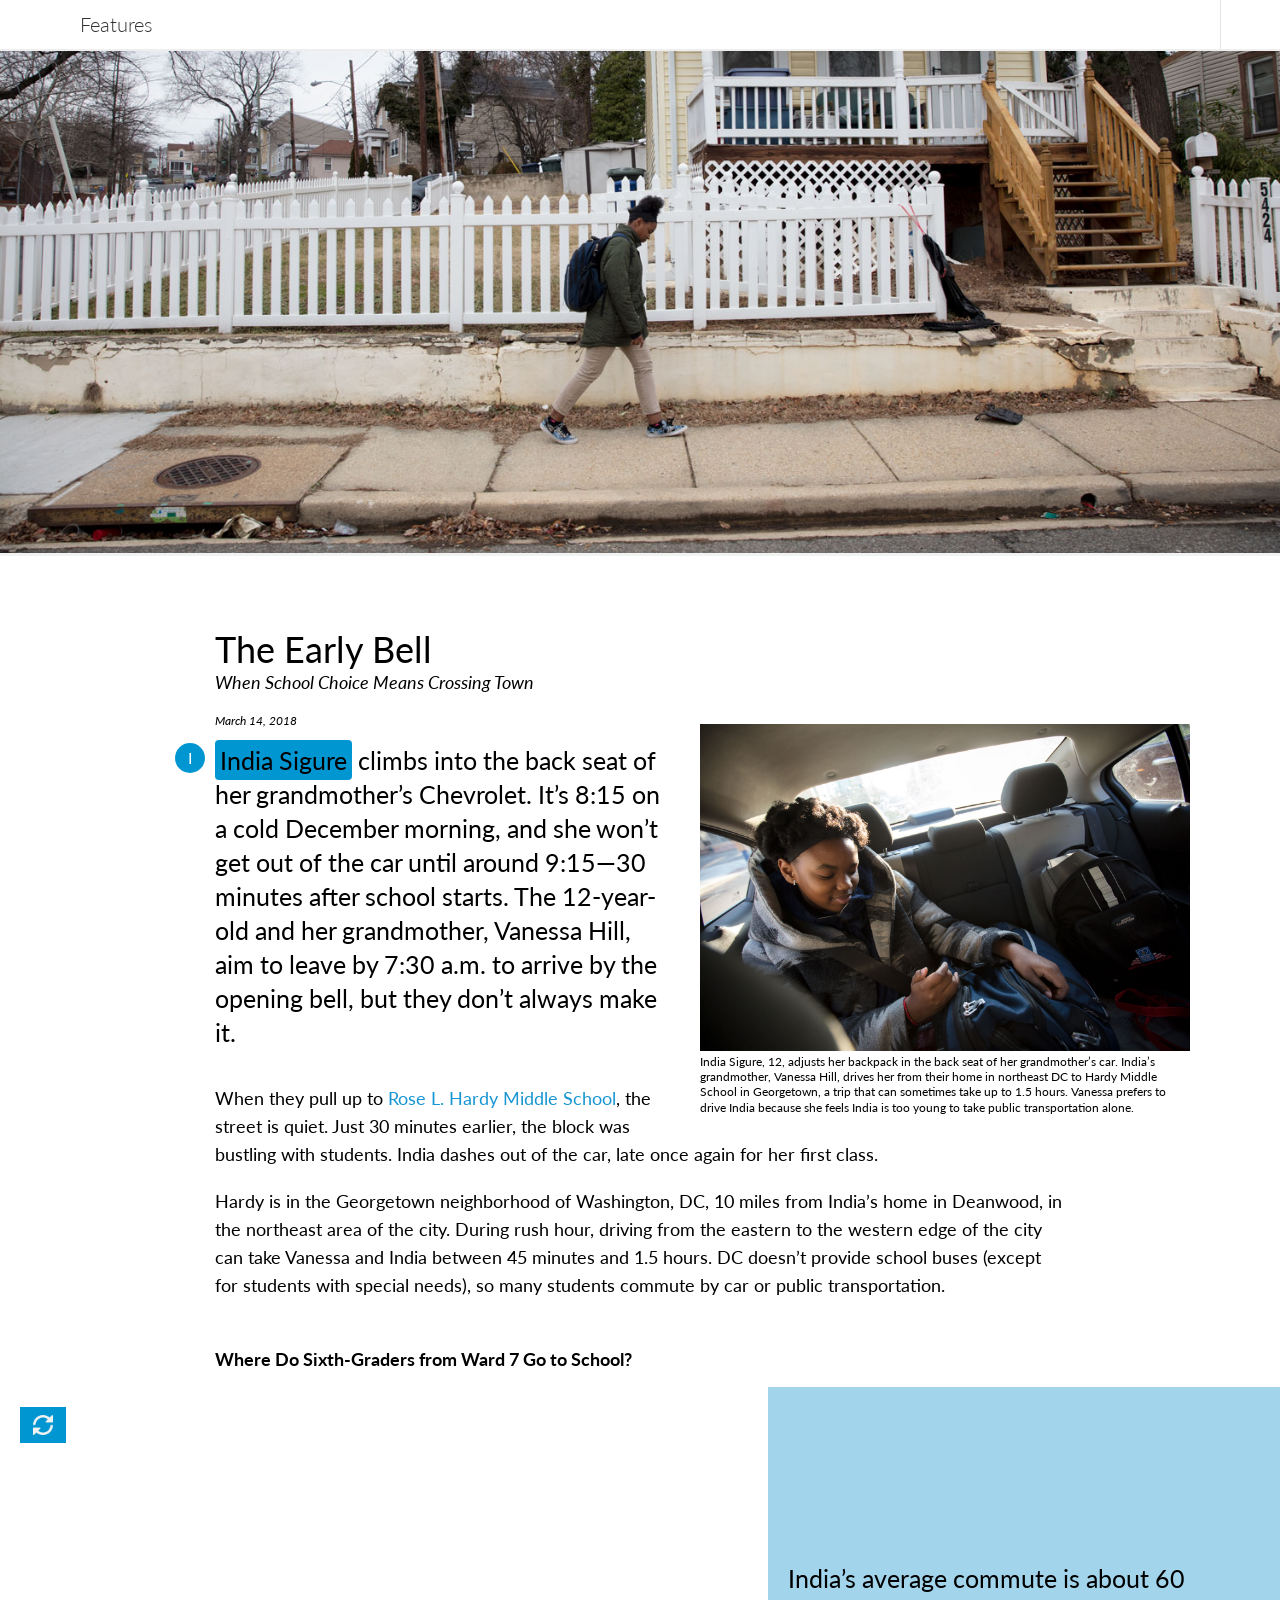
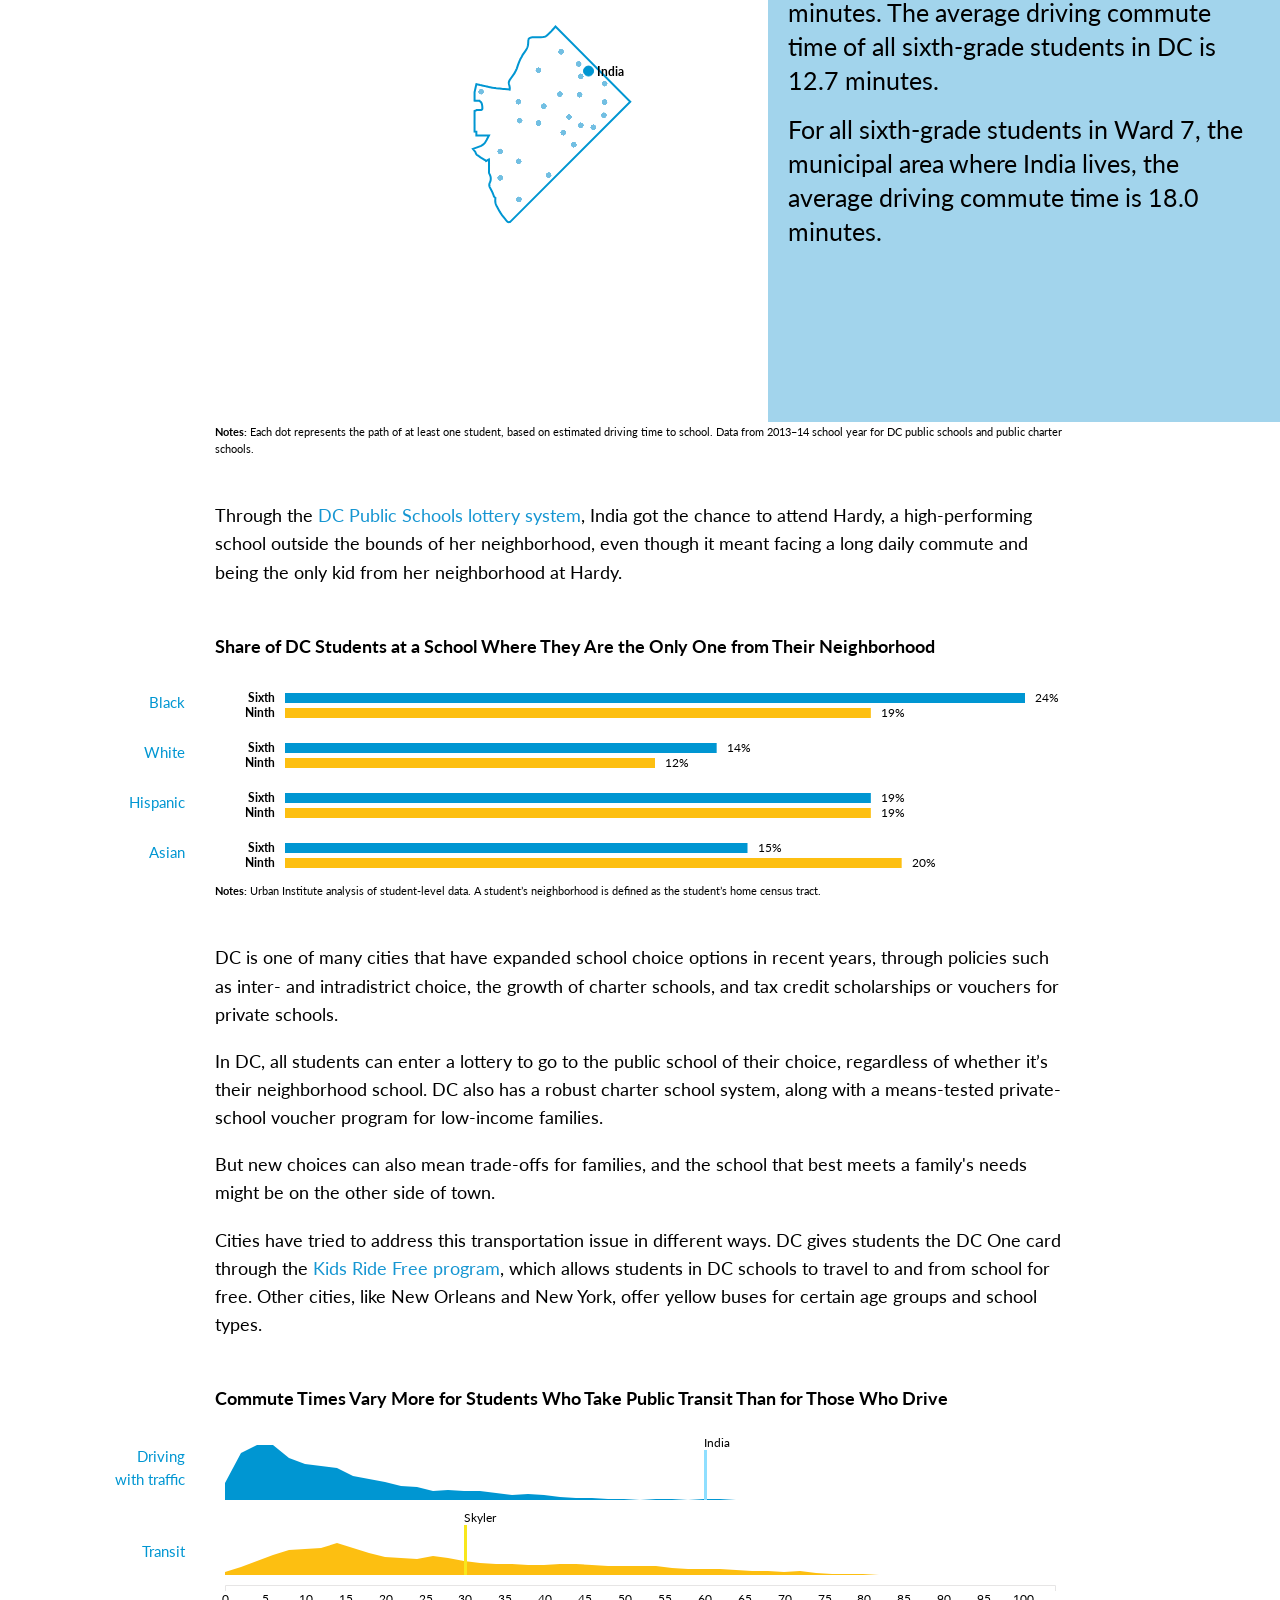
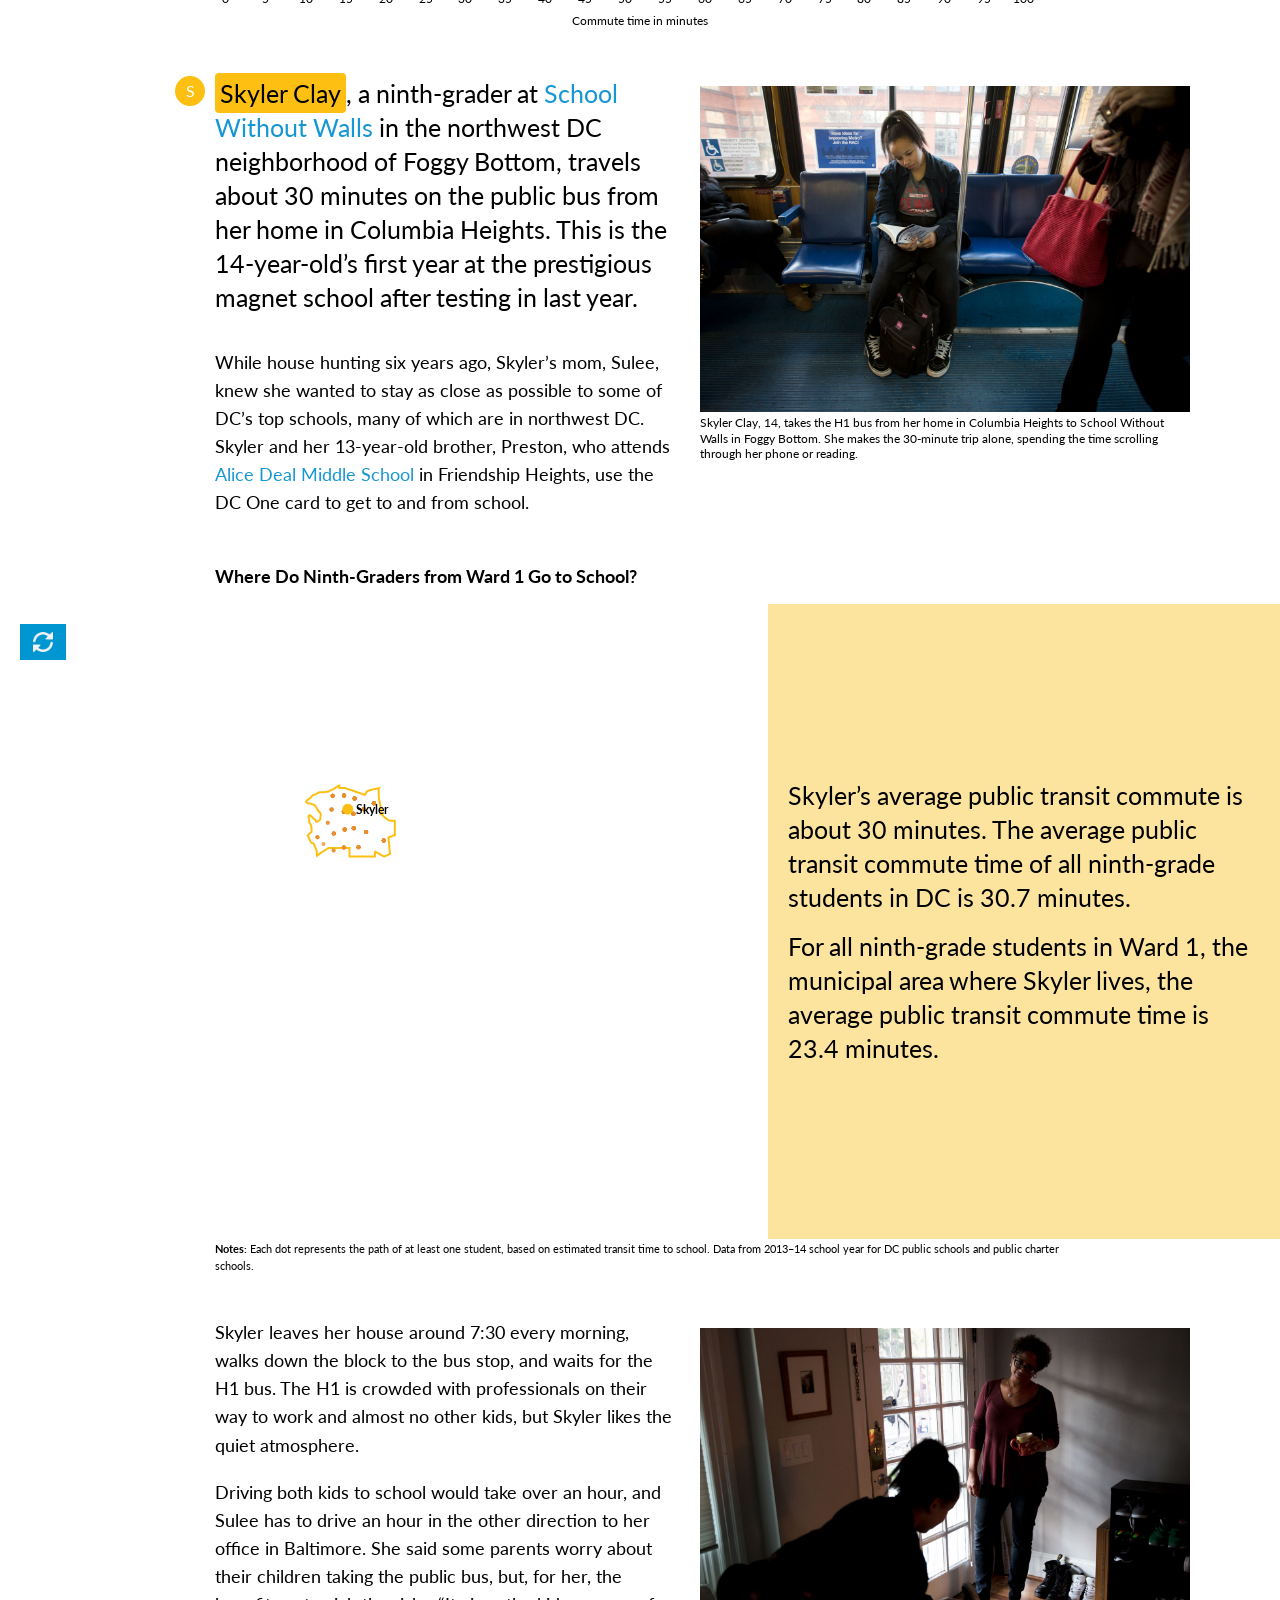
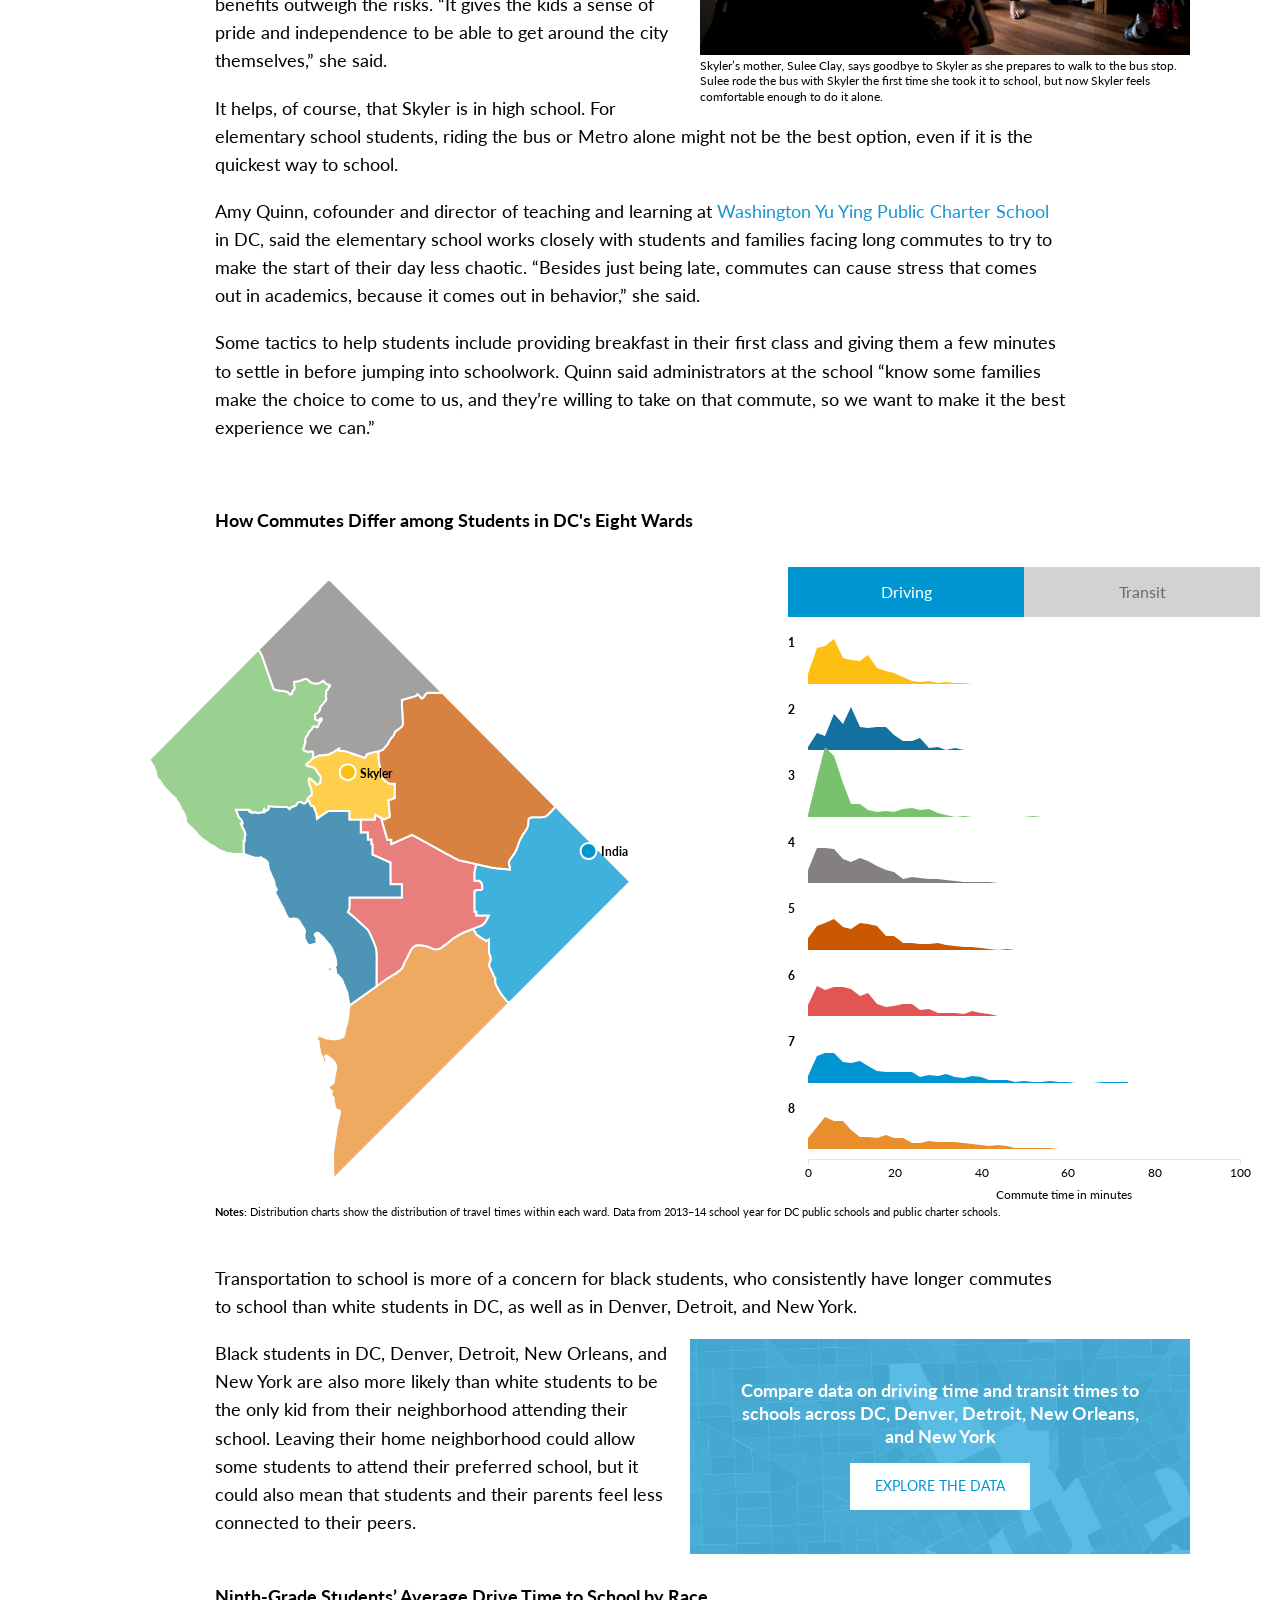
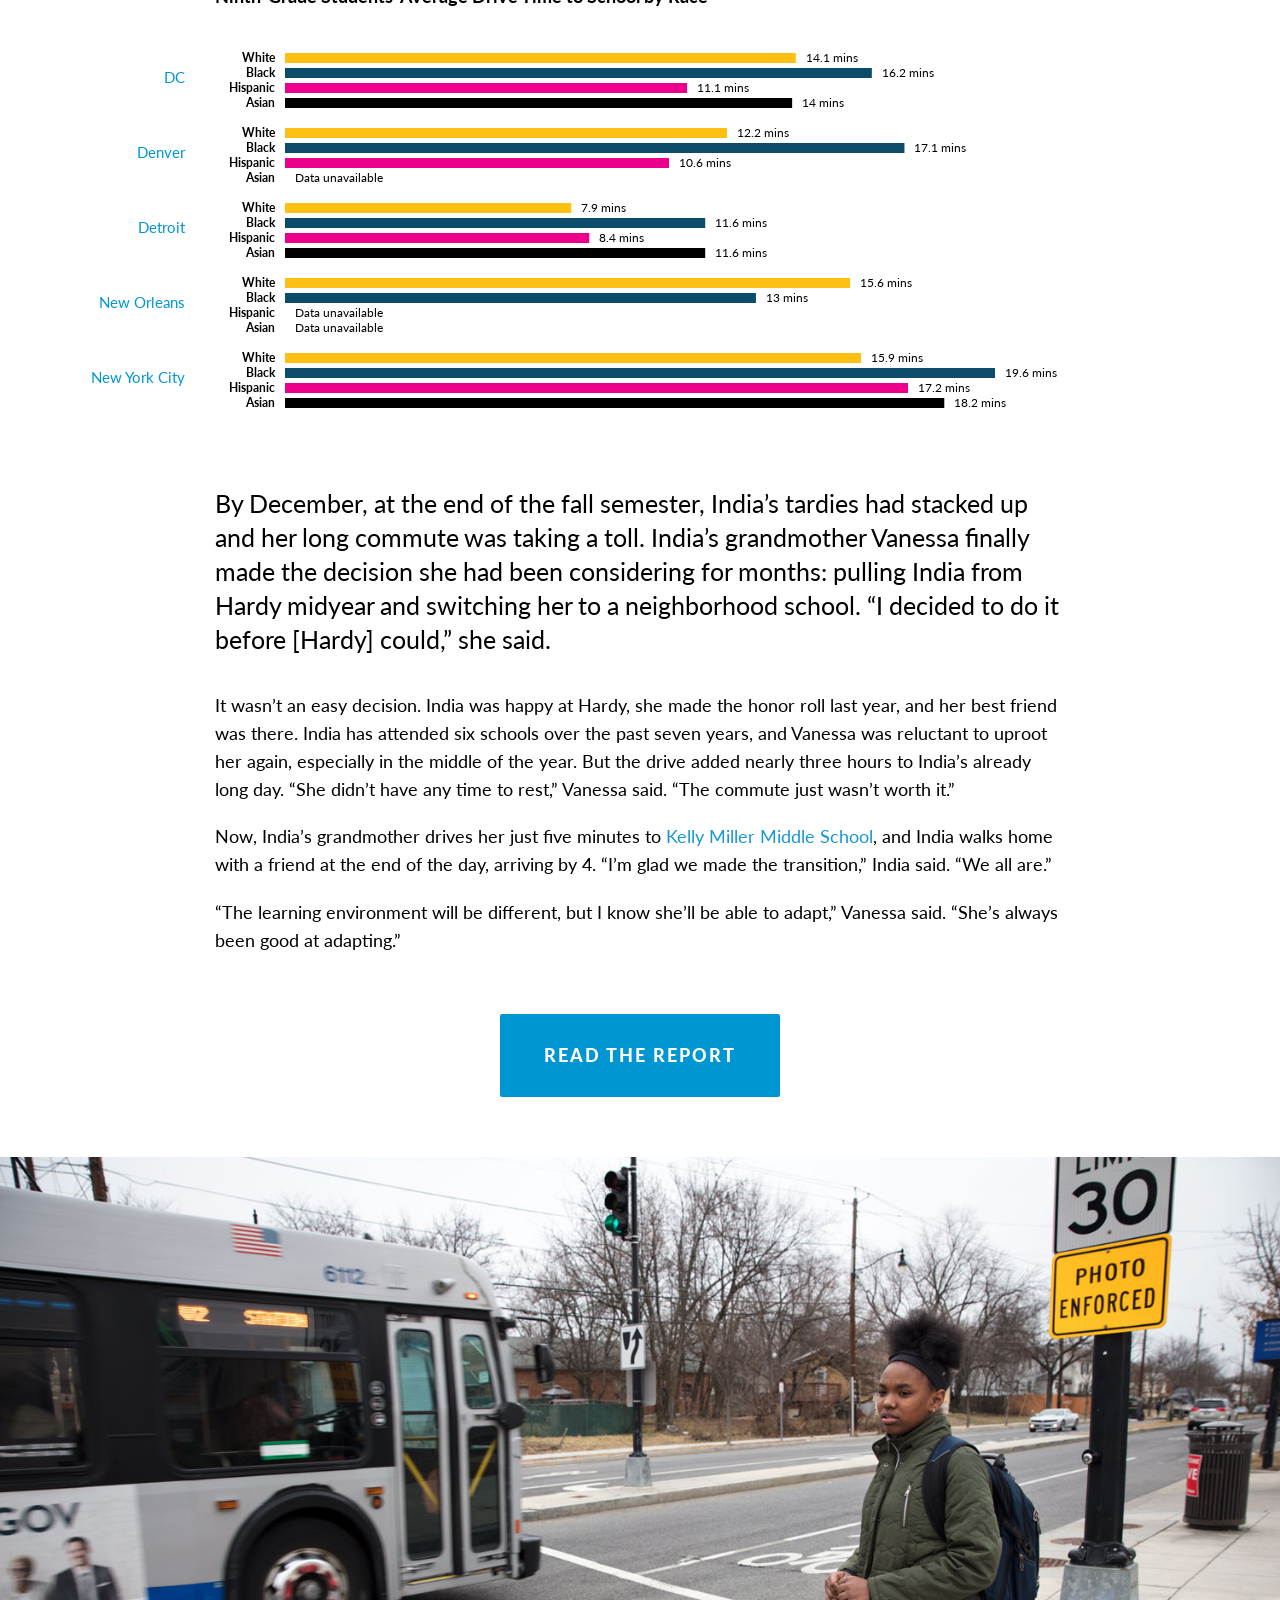
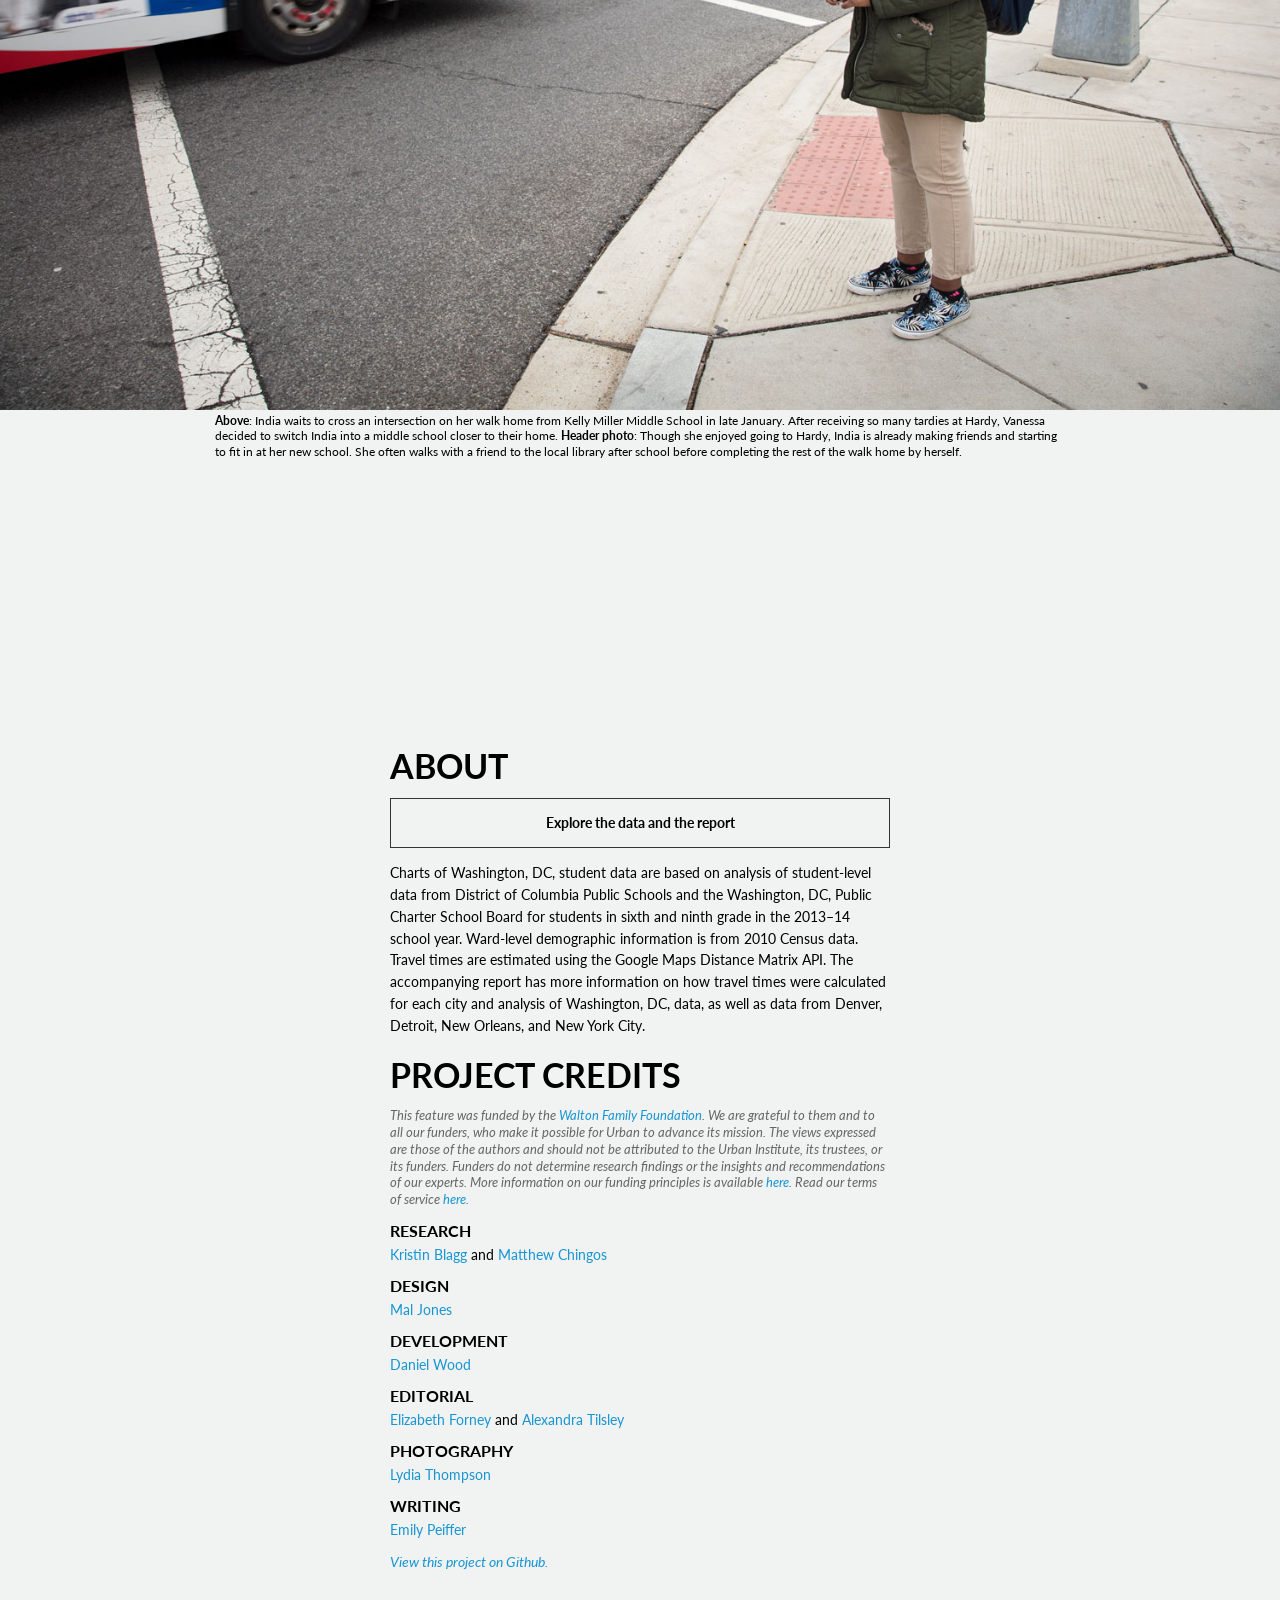
<file: index.html>
<!DOCTYPE html>
<html>
<head>
  <title>The Early Bell</title>
  <meta charset="utf-8">
  <meta http-equiv="X-UA-Compatible" content="IE=edge">
  <meta name="viewport" content="initial-scale=1, maximum-scale=1">

  <meta name="twitter:card" content="summary">
  <meta name="twitter:site" content="@urbaninstitute">
  <meta name="twitter:creator" content="@urbaninstitute">
  <meta name="twitter:title" content="The Early Bell: When School Choice Means Crossing Town">
  <meta name="twitter:description" content="New choices can mean trade-offs for families, and the school that best meets their needs might be on the other side of the city.">
  <meta name="twitter:image" content="https://apps.urban.org/features/school-transportation/img/01292018_SchoolTransport_India_265-social.jpg">
  <meta property="og:title" content="The Early Bell: When School Choice Means Crossing Town" />
  <meta property="og:description" content="New choices can mean trade-offs for families, and the school that best meets their needs might be on the other side of the city." />
  <meta property="og:image" content="https://apps.urban.org/features/school-transportation/img/01292018_SchoolTransport_India_265-social.jpg" />
  <meta property="og:image:type" content="image/jpeg">
  <meta property="og:url" content="http://urbn.is/schooltransit">


  <link rel="shortcut icon" href="favicon.ico" type="image/x-icon">
  <link rel="stylesheet" type="text/css" href="stylesheets/css/urban.css"/>
  <link rel="stylesheet" type="text/css" href="stylesheets/css/main.css"/>
  <link rel="stylesheet" type="text/css" href="stylesheets/css/urban-header.css"/>
  <link href="https://fonts.googleapis.com/css?family=Lato:300,400,700,300italic,400italic,700italic,900" rel="stylesheet" type="text/css">

  <!-- Add in meta data -->

  <script type="application/ld+json">
  {
    "@context": "http://schema.org",
    "@type": "NewsArticle",
    "headline": "The Early Bell: When School Choice Means Crossing Town",
    "url": "https://apps.urban.org/features/school-transportation/",
    "thumbnailUrl": "https://apps.urban.org/features/school-transportation/img/01292018_SchoolTransport_India_265-social.jpg",
    "dateCreated": "2018-03-14T04:00:00.000Z",
    "articleSection": "Interactive Feature",
    "creator": ["Kristin Blagg","Matthew Chingos","Mal Jones","Daniel Wood","Elizabeth Forney","Alexandra Tilsley","Lydia Thompson","Emily Peiffer"],
    "keywords": ["Children","Education and Training","Families","Neighborhoods, Cities, and Metros"]
  }
  </script>
  <script src="js/lib/jquery.min.js"></script>



</head>
<body>

<!-- Google Tag Manager -->
<noscript><iframe src="//www.googletagmanager.com/ns.html?id=GTM-MKBD2W"
height="0" width="0" style="display:none;visibility:hidden"></iframe></noscript>
<script>(function(w,d,s,l,i){w[l]=w[l]||[];w[l].push({'gtm.start':
new Date().getTime(),event:'gtm.js'});var f=d.getElementsByTagName(s)[0],
j=d.createElement(s),dl=l!='dataLayer'?'&l='+l:'';j.async=true;j.src=
'//www.googletagmanager.com/gtm.js?id='+i+dl;f.parentNode.insertBefore(j,f);
})(window,document,'script','dataLayer','GTM-MKBD2W');</script>
<!-- End Google Tag Manager -->

<div id = "isDesktop"></div>
<div id = "isTablet"></div>
<div id = "isPhone"></div>


<!-- START HEADER -->
<div id="header-pinned" class="no-touch">
   <a target="_blank" href="http://www.urban.org" title="Home" rel="home" class="site-logo"></a>
<div class="title"><span class="feature-link"><a href="http://www.urban.org/features" class="title-linkback" alt="Urban Institute logo">Features</a></div>
<div class="share-icons">
    <div class="shareThisP">
        <span onclick="toggle_visibility('shareBox');">
                <div class="shareThisB"></div>
            </span>
        <div class="shareThisW" id="shareBox">
          <!-- Update this content!!!! -->
          <!-- What is add this???? -->
            <div class="addthis_toolbox addthis_default_style  " addthis:title="" addthis:url="">
                
                <a href="https://www.facebook.com/sharer.php?u=http://urbn.is/schooltransit" target="_blank" class="addthis_button_facebook at300b" title="Facebook" onclick="toggle_visibility('shareBox');"><span class="at4-icon aticon-facebook" style="background-color: rgb(48, 88, 145);"><span class="at_a11y">Share on facebook</span></span></a>

                <a href="https://twitter.com/intent/tweet?text=The%20early%20bell%3A%20When%20school%20choice%20means%20crossing%20town%20http%3A%2F%2Furbn.is%2Fschooltransit%20(via%20%40urbaninstitute)" target="_blank" class="addthis_button_twitter at300b" title="Tweet" onclick="toggle_visibility('shareBox');"><span class="at4-icon aticon-twitter" style="background-color: rgb(44, 168, 210);"><span class="at_a11y">Share on twitter</span></span></a>

                <a href="mailto:%20?Subject=New feature from the Urban Institute &amp;Body=Hi! I thought you'd be interested in this new feature from the Urban Institute: &ldquo;The Early Bell: When School Choice Means Crossing Town&rdquo; http://urbn.is/schooltransit" target="_blank" class="addthis_button_email at300b" target="_blank" title="Email" onclick="toggle_visibility('shareBox');"><span class="at4-icon aticon-email" style="background-color: rgb(115, 138, 141);"><span class="at_a11y">Share on email</span></span></a> 
            </div>

        </div>
    </div>
</div>
</div>
<div id="main-content">
  <div class="headerimage" id="heroimage">
    <img src="img/HEADER-2-01292018_SchoolTransport_India_265.jpg" class="img-header">
  </div>

  <div id="main-content-text">
    <div id="india-dot-cont" class="content">
      <div id="india-dot" class="follow-dot india active">
        <span>I</span>
      </div>

      <h1>The Early Bell</h1>      
      <p class="tagline">When School Choice Means Crossing Town</p>
      <br>
      <div class="inset-image right hide-for-mobile-only">
        <img src="img/01-12112017_SchoolTransport_India_136.jpg">
        <p>India Sigure, 12, adjusts her backpack in the back seat of her grandmother&rsquo;s car. India&rsquo;s grandmother, Vanessa Hill, drives her from their home in northeast DC to Hardy Middle School in Georgetown, a trip that can sometimes take up to 1.5 hours. Vanessa prefers to drive India because she feels India is too young to take public transportation alone.</p>
      </div>
      <div class="pubDate">March 14, 2018</div>
      <h2><span class="india">India Sigure</span> climbs into the back seat of her grandmother&rsquo;s Chevrolet. It&rsquo;s 8:15 on a cold December morning, and she won&rsquo;t get out of the car until around 9:15&mdash;30 minutes after school starts. The 12-year-old and her grandmother, Vanessa Hill, aim to leave by 7:30 a.m. to arrive by the opening bell, but they don&rsquo;t always make it.</h2>
      <div class="inset-image right show-for-mobile-only">
        <img src="img/01-12112017_SchoolTransport_India_136.jpg">
        <p>On a morning in early December, India Sigure, 12, adjusts her backpack in the back seat of her grandmother&rsquo;s car. India&rsquo;s grandmother, Vanessa Hill, drives her from their home in northeast DC to Hardy Middle School in Georgetown, a trip that can sometimes take up to 1.5 hours. Vanessa prefers to drive India because she feels India is too young to take public transportation alone.</p>
      </div>
      <br>
      <p  id="fade0start">When they pull up to <a href="http://profiles.dcps.dc.gov/Hardy+Middle+School" target="_blank">Rose L. Hardy Middle School</a>, the street is quiet. Just 30 minutes earlier, the block was bustling with students. India dashes out of the car, late once again for her first class.</p>
      <br>
      <p>Hardy is in the Georgetown neighborhood of Washington, DC, 10 miles from India&rsquo;s home in Deanwood, in the northeast area of the city. During rush hour, driving from the eastern to the western edge of the city can take Vanessa and India between 45 minutes and 1.5 hours. DC doesn&rsquo;t provide school buses (except for students with special needs), so many students commute by car or public transportation.</p>      
      <h2 id="fade0end" class="chart-title">Where Do Sixth-Graders from Ward 7 Go to School?</h2>
    </div>
    <div class="full-feature">
      <div class="full-feature-map" id="ff1">
        <!-- <img src="img/map1.jpg">   -->
      </div>      
      <div class="full-feature-text pullBlue">
        <p class="source-and-notes show-for-mobile-only"><strong>Notes: </strong>Each dot represents the path of at least one student, based on estimated driving time to school. Data from 2013&ndash;14 school year for DC public schools and public charter schools.</p>
        <h2>India&rsquo;s average commute is about 60 minutes. The average driving commute time of all sixth-grade students in DC is 12.7 minutes.</h2>
        <h2 id="fade10start" >For all sixth-grade students in Ward 7, the municipal area where India lives, the average driving commute time is 18.0 minutes.</h2>
      </div>
    </div>
    <div id="fade10end" class="content">
      <p class="source-and-notes hide-for-mobile-only"><strong>Notes: </strong>Each dot represents the path of at least one student, based on estimated driving time to school. Data from 2013&ndash;14 school year for DC public schools and public charter schools.</p>

      <p id="fade11start">Through the <a href="http://www.myschooldc.org/" target="_blank">DC Public Schools lottery system</a>, India got the chance to attend Hardy, a high-performing school outside the bounds of her neighborhood, even though it meant facing a long daily commute and being the only kid from her neighborhood at Hardy.</p>
      <div></div>
      <h2 id="fade11end" class="chart-title">Share of DC Students at a School Where They Are the Only One from Their Neighborhood</h2>
    </div>
    <div class="content chart-feature neighborhood">      
      <div class="full-feature-dist" id="ff2">
      </div>      
    </div>      
    <div id="fade1start" class="content">  
    <p class="source-and-notes"><strong>Notes: </strong>Urban Institute analysis of student-level data. A student&rsquo;s neighborhood is defined as the student&rsquo;s home census tract.</p>  
      <p>DC is one of many cities that have expanded school choice options in recent years, through policies such as inter- and intradistrict choice, the growth of charter schools, and tax credit scholarships or vouchers for private schools.</p>
      <br>
      <p  id="fade1end">In DC, all students can enter a lottery to go to the public school of their choice, regardless of whether it&rsquo;s their neighborhood school. DC also has a robust charter school system, along with a means-tested private-school voucher program for low-income families.</p>
      <br>
      <p>But new choices can also mean trade-offs for families, and the school that best meets a family's needs might be on the other side of town.</p>
      <br>
      <p id="fade2start">Cities have tried to address this transportation issue in different ways. DC gives students the DC One card through the <a href="https://ddot.dc.gov/page/school-transit-subsidy-program" target="_blank">Kids Ride Free program</a>, which allows students in DC schools to travel to and from school for free. Other cities, like New Orleans and New York, offer yellow buses for certain age groups and school types.</p>
      <h2 id="fade2end" class="chart-title">Commute Times Vary More for Students Who Take Public Transit Than for Those Who Drive</h2>
    </div>
    <div class="content chart-feature transmethod">
      <div class="full-feature-dist" id="ff3">
      </div>      
    </div>    
    <div id="sky-dot-cont" class="content">
      <div id="skyler-dot" class="follow-dot sky active">
        <span>S</span>
      </div>
      <div class="inset-image right hide-for-mobile-only">
        <img src="img/11152017_SchoolTransport_Skyler_108-edit.jpg">
        <p>Skyler Clay, 14, takes the H1 bus from her home in Columbia Heights to School Without Walls in Foggy Bottom. She makes the 30-minute trip alone, spending the time scrolling through her phone or reading.</p>
      </div>
      <h2><span class="sky">Skyler Clay</span>, a ninth-grader at <a href="http://profiles.dcps.dc.gov/School+Without+Walls+High+School" target="_blank">School Without Walls</a> in the northwest DC neighborhood of Foggy Bottom, travels about 30 minutes on the public bus from her home in Columbia Heights. This is the 14-year-old&rsquo;s first year at the prestigious magnet school after testing in last year. </h2>
      <div class="inset-image right show-for-mobile-only">
        <img src="img/11152017_SchoolTransport_Skyler_108-edit.jpg">
        <p>Skyler Clay, 14, takes the H1 bus from her home in Columbia Heights to School Without Walls in Foggy Bottom. She makes the 30-minute trip alone, spending the time scrolling through her phone or reading.</p>
      </div>
      <br>
      <p id="fade3start">While house hunting six years ago, Skyler&rsquo;s mom, Sulee, knew she wanted to stay as close as possible to some of DC&rsquo;s top schools, many of which are in northwest DC. Skyler and her 13-year-old brother, Preston, who attends <a href="http://profiles.dcps.dc.gov/Deal+Middle+School" target="_blank">Alice Deal Middle School</a> in Friendship Heights, use the DC One card to get to and from school.</p>
      <h2 id="fade3end" class="chart-title">Where Do Ninth-Graders from Ward 1 Go to School?</h2>
    </div>  
    <div class="full-feature" >
      <div class="full-feature-map" id="ff4">
      </div>      
      <div class="full-feature-text pullYellow">
        <p class="source-and-notes show-for-mobile-only"><strong>Notes: </strong>Each dot represents the path of at least one student, based on estimated transit time to school. Data from 2013&ndash;14 school year for DC public schools and public charter schools.</p>
        <h2>Skyler&rsquo;s average public transit commute is about 30 minutes. The average public transit commute time of all ninth-grade students in DC is 30.7 minutes.</h2> 
        <h2>For all ninth-grade students in Ward 1, the municipal area where Skyler lives, the average public transit commute time is 23.4 minutes.</h2>
      </div>
    </div>
    <div class="content">
      <p class="source-and-notes hide-for-mobile-only"><strong>Notes: </strong>Each dot represents the path of at least one student, based on estimated transit time to school. Data from 2013&ndash;14 school year for DC public schools and public charter schools.</p>
      <div class="inset-image right hide-for-mobile-only">
        <img src="img/03-11152017_SchoolTransport_Skyler_015.jpg">
        <p>Skyler&rsquo;s mother, Sulee Clay, says goodbye to Skyler as she prepares to walk to the bus stop. Sulee rode the bus with Skyler the first time she took it to school, but now Skyler feels comfortable enough to do it alone.</p>
      </div>
      <p id="fade4start">Skyler leaves her house around 7:30 every morning, walks down the block to the bus stop, and waits for the H1 bus. The H1 is crowded with professionals on their way to work and almost no other kids, but Skyler likes the quiet atmosphere. </p>

      <br>

      <p id="fade4end">Driving both kids to school would take over an hour, and Sulee has to drive an hour in the other direction to her office in Baltimore. She said some parents worry about their children taking the public bus, but, for her, the benefits outweigh the risks. &ldquo;It gives the kids a sense of pride and independence to be able to get around the city themselves,&rdquo; she said.</p>
      <br>
      <p>It helps, of course, that Skyler is in high school. For elementary school students, riding the bus or Metro alone might not be the best option, even if it is the quickest way to school.</p>
      <br>
      <p id="fade5start">Amy Quinn, cofounder and director of teaching and learning at <a href="https://www.washingtonyuying.org/" target="_blank">Washington Yu Ying Public Charter School</a> in DC, said the elementary school works closely with students and families facing long commutes to try to make the start of their day less chaotic. &ldquo;Besides just being late, commutes can cause stress that comes out in academics, because it comes out in behavior,&rdquo; she said. </p>
      <br>
      <p id="fade5end"><span id="fade6start"> </span>Some tactics to help students include providing breakfast in their first class and giving them a few minutes to settle in before jumping into schoolwork. Quinn said administrators at the school &ldquo;know some families make the choice to come to us, and they&rsquo;re willing to take on that commute, so we want to make it the best experience we can.&rdquo;</p> 
      <br>
      <h2 id="fade6end" class="chart-title">How Commutes Differ among Students in DC's Eight Wards</h2>
      <br >
    </div>
    <div class="full-feature">
      <div class="full-feature-map" id="ff5">
      </div>    
      <div class="full-feature-right-chart" id="ff6">
      </div>
    </div>
    <div class="content">  
      <p id="fade7start" class="source-and-notes"><strong>Notes: </strong>Distribution charts show the distribution of travel times within each ward. Data from 2013&ndash;14 school year for DC public schools and public charter schools.</p>
      <p>Transportation to school is more of a concern for black students, who consistently have longer commutes to school than white students in DC, as well as in Denver, Detroit, and New York. </p>
      <br>
      <span id="fade7end"></span>
      
      <a href="https://www.urban.org/research/publication/road-school-how-far-students-travel-school-choice-rich-cities-denver-detroit-new-orleans-new-york-city-and-washington-dc" target="_blank">
        <div class="inset-image right img-button">
          <!-- <img src="img/appendix-promo-bground_blue.png"> -->
          <p>Compare data on driving time and transit times to schools across DC, Denver, Detroit, New Orleans, and New York</p>
          <div>Explore the Data</div>
        </div>
      </a>

      <p id="fade8start">Black students in DC, Denver, Detroit, New Orleans, and New York are also more likely than white students to be the only kid from their neighborhood attending their school. Leaving their home neighborhood could allow some students to attend their preferred school, but it could also mean that students and their parents feel less connected to their peers.</p>
    </div>
    <div  id="fade8end" class="content">
      <h2 class='chart-title'>Ninth-Grade Students&rsquo; Average Drive Time to School by Race</h2>
    </div>      
    <div class="content chart-feature race">
      <div class="full-feature-dist" id="ff8">
      </div>      
    </div>          
    <div class="content">
      <h2 id="fade9start">By December, at the end of the fall semester, India&rsquo;s tardies had stacked up and her long commute was taking a toll. India&rsquo;s grandmother Vanessa finally made the decision she had been considering for months: pulling India from Hardy midyear and switching her to a neighborhood school. &ldquo;I decided to do it before [Hardy] could,&rdquo; she said. </h2>
      <br>
      <p id="fade9end">It wasn&rsquo;t an easy decision. India was happy at Hardy, she made the honor roll last year, and her best friend was there. India has attended six schools over the past seven years, and Vanessa was reluctant to uproot her again, especially in the middle of the year. But the drive added nearly three hours to India&rsquo;s already long day. &ldquo;She didn&rsquo;t have any time to rest,&rdquo; Vanessa said. &ldquo;The commute just wasn&rsquo;t worth it.&rdquo;</p>
      <br>
      <p>Now, India&rsquo;s grandmother drives her just five minutes to <a href="http://profiles.dcps.dc.gov/Kelly+Miller+Middle+School" target="_blank">Kelly Miller Middle School</a>, and India walks home with a friend at the end of the day, arriving by 4. &ldquo;I&rsquo;m glad we made the transition,&rdquo; India said. &ldquo;We all are.&rdquo;</p>
      <br>
      <p>&ldquo;The learning environment will be different, but I know she&rsquo;ll be able to adapt,&rdquo; Vanessa said. &ldquo;She&rsquo;s always been good at adapting.&rdquo;</p>
    </div>
    <div class="big-button-container">
      <div class="big-button">
        <a href="https://www.urban.org/research/publication/road-school-how-far-students-travel-school-choice-rich-cities-denver-detroit-new-orleans-new-york-city-and-washington-dc" target="_blank"><span class="button-text">Read the Report</span></a>
      </div>
    </div>
</div>
<div class="headerimage bottomImg" id="heroimage">
  <img src="img/FOOTER-01292018_SchoolTransport_India_239.jpg" class="img-header">
  <div class="content"><p><strong>Above</strong>: India waits to cross an intersection on her walk home from Kelly Miller Middle School in late January. After receiving so many tardies at Hardy, Vanessa decided to switch India into a middle school closer to their home. <strong>Header photo</strong>: Though she enjoyed going to Hardy, India is already making friends and starting to fit in at her new school. She often walks with a friend to the local library after school before completing the rest of the walk home by herself.</p></div>
</div>


<!-- Change footer style??? -->
<footer>
 <div class="content">     
    <div id="right">
      <h4>About</h4>
      <div id="footerbuttons">
        <div class="footer-button">
          <a href="https://www.urban.org/research/publication/road-school-how-far-students-travel-school-choice-rich-cities-denver-detroit-new-orleans-new-york-city-and-washington-dc" target = "_blank"><div class="inner-button">
            Explore the data and the report
          </div></a>
        </div>
      </div>
      <p class = "footerTopP">
        Charts of Washington, DC, student data are based on analysis of student-level data from District of Columbia Public Schools and the Washington, DC, Public Charter School Board for students in sixth and ninth grade in the 2013&ndash;14 school year. Ward-level demographic information is from 2010 Census data. Travel times are estimated using the Google Maps Distance Matrix API. The accompanying report has more information on how travel times were calculated for each city and analysis of Washington, DC, data, as well as data from Denver, Detroit, New Orleans, and New York City.
      </p>

      <h4>Project credits</h4>
      <div class="urbanstatement">

        This feature was funded by the <a href="https://www.waltonfamilyfoundation.org/" target="_blank">Walton Family Foundation</a>. We are grateful to them and to all our funders, who make it possible for Urban to advance its mission. The views expressed are those of the authors and should not be attributed to the Urban Institute, its trustees, or its funders. Funders do not determine research findings or the insights and recommendations of our experts. More information on our funding principles is available <a href = "https://www.urban.org/aboutus/our-funding/funding-principles" target = "_blank">here</a>. Read our terms of service <a href = "http://www.urban.org/terms-service" target = "_blank">here</a>.

      </div>

      <h3 class="job">Research</h3>
      <a href="https://www.urban.org/author/kristin-blagg" target = "_blank">Kristin Blagg</a> and <a href="https://www.urban.org/author/matthew-chingos" target = "_blank">Matthew Chingos</a>
  
      <h3 class="job">Design</h3>      
      <a href="http://rocketkoi.com/" target = "_blank">Mal Jones</a>

      
      <h3 class="job">Development</h3>
      <a href="https://www.urban.org/author/daniel-j-wood" target = "_blank">Daniel Wood</a>

      <h3 class="job">Editorial</h3>
      <a href="https://www.urban.org/author/elizabeth-forney" target = "_blank">Elizabeth Forney</a> and <a href="https://www.urban.org/author/alexandra-tilsley" target = "_blank">Alexandra Tilsley</a>

      <h3 class="job">Photography</h3>
      <a href="https://www.urban.org/author/lydia-thompson" target = "_blank">Lydia Thompson</a>

      <h3 class="job">Writing</h3>
      <a href="https://www.urban.org/author/emily-peiffer" target = "_blank">Emily Peiffer</a>


      <div class="credits"> <a href="https://github.com/UrbanInstitute/school-transportation" target="_blank">View this project on Github.</a></div>
    </div>
  </div> 
</footer>

  <script src="js/lib/pym.min.js"></script>
  <script>
      var pymParent1 = new pym.Parent('ff1', 'indiamap.html', {});      
      var pymParent2 = new pym.Parent('ff2', 'neighborhood.html', {});
      var pymParent3 = new pym.Parent('ff3', 'transmethod.html', {});
      var pymParent4 = new pym.Parent('ff4', 'skymap.html', {});
      var pymParent5 = new pym.Parent('ff5', 'wardmap.html', {});
      var pymParent6 = new pym.Parent('ff6', 'allwarddistro.html', {});
      var pymParent8 = new pym.Parent('ff8', 'race.html', {});
  </script>
	<!-- <script src="js/lib/d3.v4.min.js"></script>   -->
  <script src="js/waypoints/lib/jquery.waypoints.min.js"></script>
	<script src="js/script.js"></script>
  <script src="js/header.js"></script>

<script>
    (function (i, s, o, g, r, a, m) {
        i['GoogleAnalyticsObject'] = r;
        i[r] = i[r] || function () { 
            (i[r].q = i[r].q || []).push(arguments)
        }, i[r].l = 1 * new Date();
        a = s.createElement(o),  m = s.getElementsByTagName(o)[0];
        a.async = 1;
        a.src = g;
        m.parentNode.insertBefore(a, m) 
    })(window, document, 'script', '//www.google-analytics.com/analytics.js', 'ga'); 
    ga('create', 'UA-57529944-1', 'auto'); 
    ga('send', 'pageview');
</script>

<!-- START Parse.ly Include: Standard -->
<div id="parsely-root" style="display: none">
  <span id="parsely-cfg" data-parsely-site="urban.org"></span>
</div>
<script>
    (function(s, p, d) {
      var h=d.location.protocol, i=p+"-"+s,
          e=d.getElementById(i), r=d.getElementById(p+"-root"),
          u=h==="https:"?"d1z2jf7jlzjs58.cloudfront.net"
          :"static."+p+".com";
      if (e) return;
      e = d.createElement(s); e.id = i; e.async = true;
      e.src = h+"//"+u+"/p.js"; r.appendChild(e);
    })("script", "parsely", document);
</script>
<!-- END Parse.ly Include: Standard -->

</body>
</html>
</file>
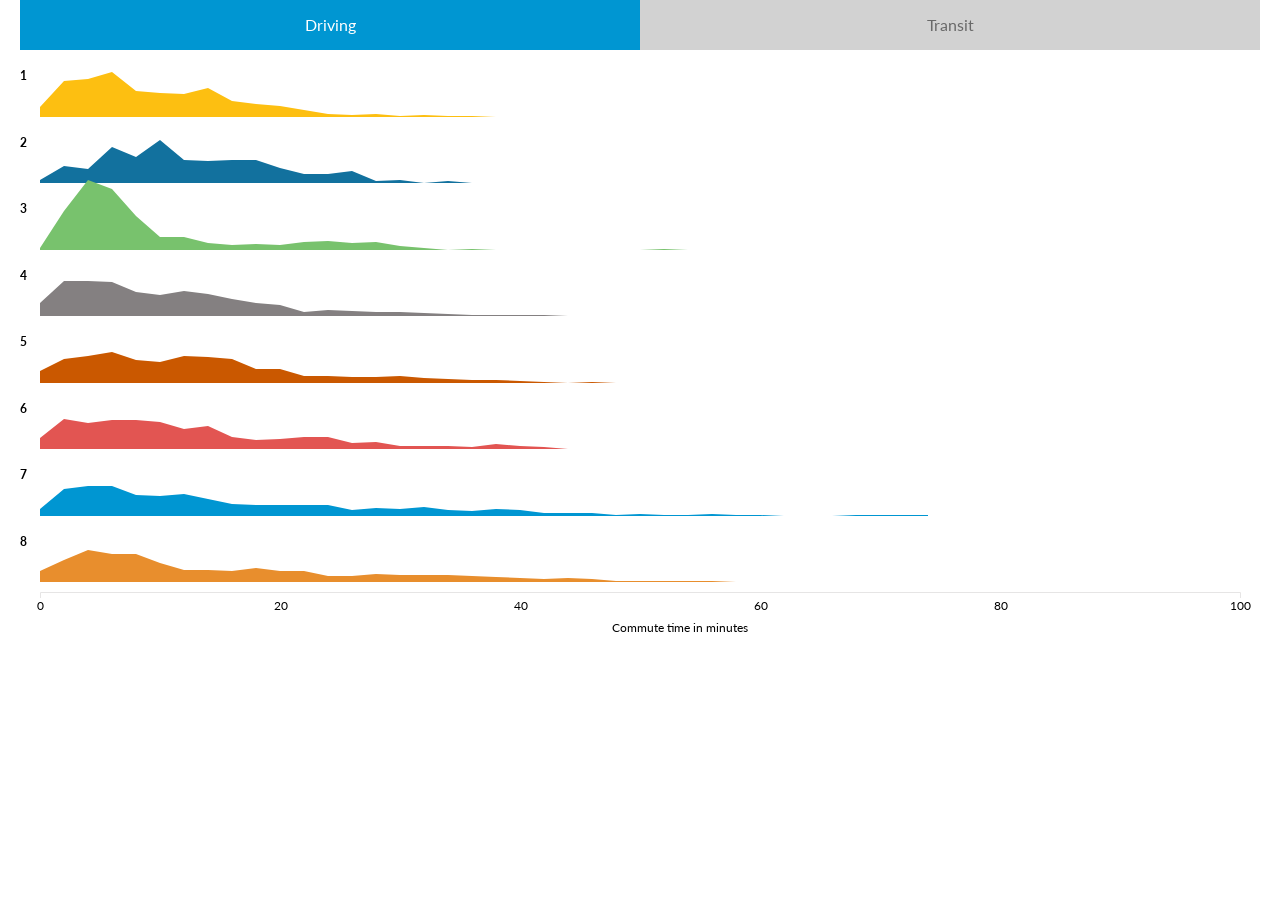
<file: allwarddistro.html>
<!DOCTYPE html>
<html>
<head>
    <meta charset='utf-8' />
    <title>Ward Distributions</title>
    <meta name='viewport' content='initial-scale=1,maximum-scale=1,user-scalable=no' />
    <link href="https://fonts.googleapis.com/css?family=Lato:400,700" rel="stylesheet" type="text/css">
    <link href="stylesheets/css/allwardsdistro.css" rel='stylesheet' />
    <style type="text/css">
    	body {
    		/*background-color: pink;*/
    	}

        .button-container {
            width: 100%;
        }

        .button {
            width: calc(50% - 20px);
            height: 30px;
            background-color: #d2d2d2;
            color: #696969;
            float: left;
            font-family: Lato;
            line-height: 120%;
            cursor: pointer;
            padding-top: 15px;
            padding-bottom: 5px;
            text-align: center;
        }

        .button:hover {
            background-color: #0096d2;
            color: #fff;
        }

        .button.active {
            background-color: #0096d2;
            color: #fff;
        }

        #drive {
            margin-left: 20px;
        }

        #transit {
            margin-right: 20px;
        }

    </style>
    <!-- <link href="stylesheets/css/wardmap.css" rel='stylesheet' /> -->

</head>
<body>

<div id = "isDesktop40"></div>
<div id = "isTablet40"></div>
<div id = "isPhone40"></div>

<div id='map_container'>
    <div class="button-container">
        <div id="drive" class="button active">Driving</div>
        <div id="transit" class="button">Transit</div>
    </div>
    <div id='map'></div>
</div>
<script src="js/lib/pym.min.js"></script>
<script src="js/lib/d3.v4.min.js"></script>
<script src="js/lib/jquery.min.js"></script>
<script src="js/allwardsdistro.js"></script>

</body>
</html>
</file>
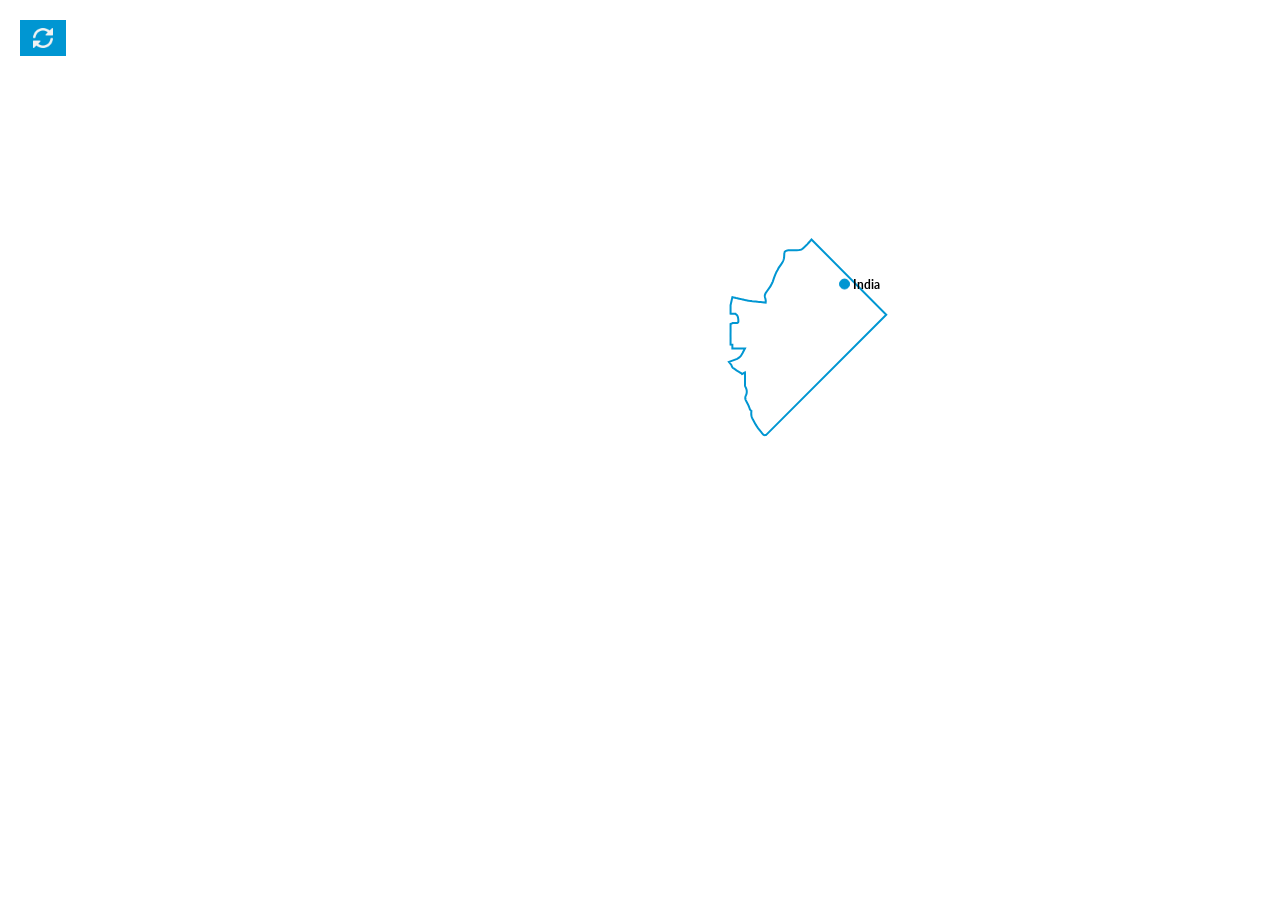
<file: indiamap.html>
<!DOCTYPE html>
<html>
<head>
    <meta charset='utf-8' />
    <title>India Map</title>
    <meta name='viewport' content='initial-scale=1,maximum-scale=1,user-scalable=no' />
    
    <link href='stylesheets/css/mapbox-gl.css' rel='stylesheet' />
    <link href="https://fonts.googleapis.com/css?family=Lato:700" rel="stylesheet" type="text/css">
    <link href="stylesheets/css/maps.css" rel='stylesheet' />

</head>
<body>

<div id = "isDesktop"></div>
<div id = "isTablet"></div>
<div id = "isPhone"></div>

<div id='map'>
	<div id="replay">
		<img src="img/refresh-icon@3x.png">
	</div>
</div>

<script src="js/lib/pym.min.js"></script>
<script src="js/lib/mapbox-gl.js"></script>
<script src="js/lib/d3.v4.min.js"></script>
<script src="js/lib/jquery.min.js"></script>
<script src="js/indiamap.js"></script>

</body>
</html>
</file>
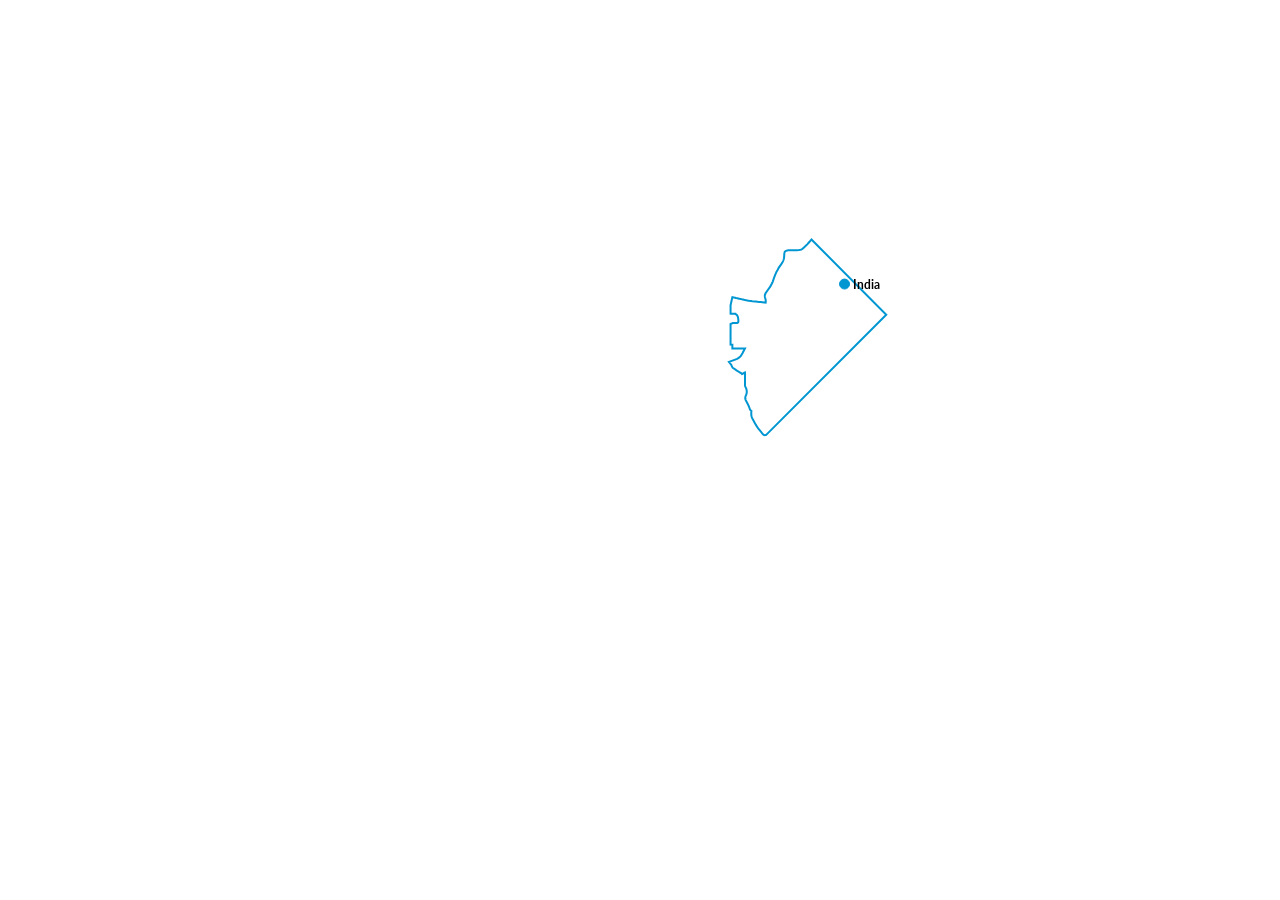
<file: IndiaMap.html>
<!DOCTYPE html>
<html>
<head>
    <meta charset='utf-8' />
    <title>India Map</title>
    <meta name='viewport' content='initial-scale=1,maximum-scale=1,user-scalable=no' />
    
    <link href='stylesheets/css/mapbox-gl.css' rel='stylesheet' />
    <link href="https://fonts.googleapis.com/css?family=Lato:300,400,700,300italic,400italic,700italic,900" rel="stylesheet" type="text/css">
    <link href="stylesheets/css/maps.css" rel='stylesheet' />

</head>
<body>

<div id = "isDesktop"></div>
<div id = "isTablet"></div>
<div id = "isPhone"></div>

<!-- <input id="indiaclick" type="button" value="click here"> -->
<div id='map'></div>

<script src="js/lib/pym.min.js"></script>
<script src="js/lib/mapbox-gl.js"></script>
<script src="js/lib/d3.v4.min.js"></script>
<script src="js/lib/jquery.min.js"></script>
<script src="js/indiamap.js"></script>

</body>
</html>
</file>
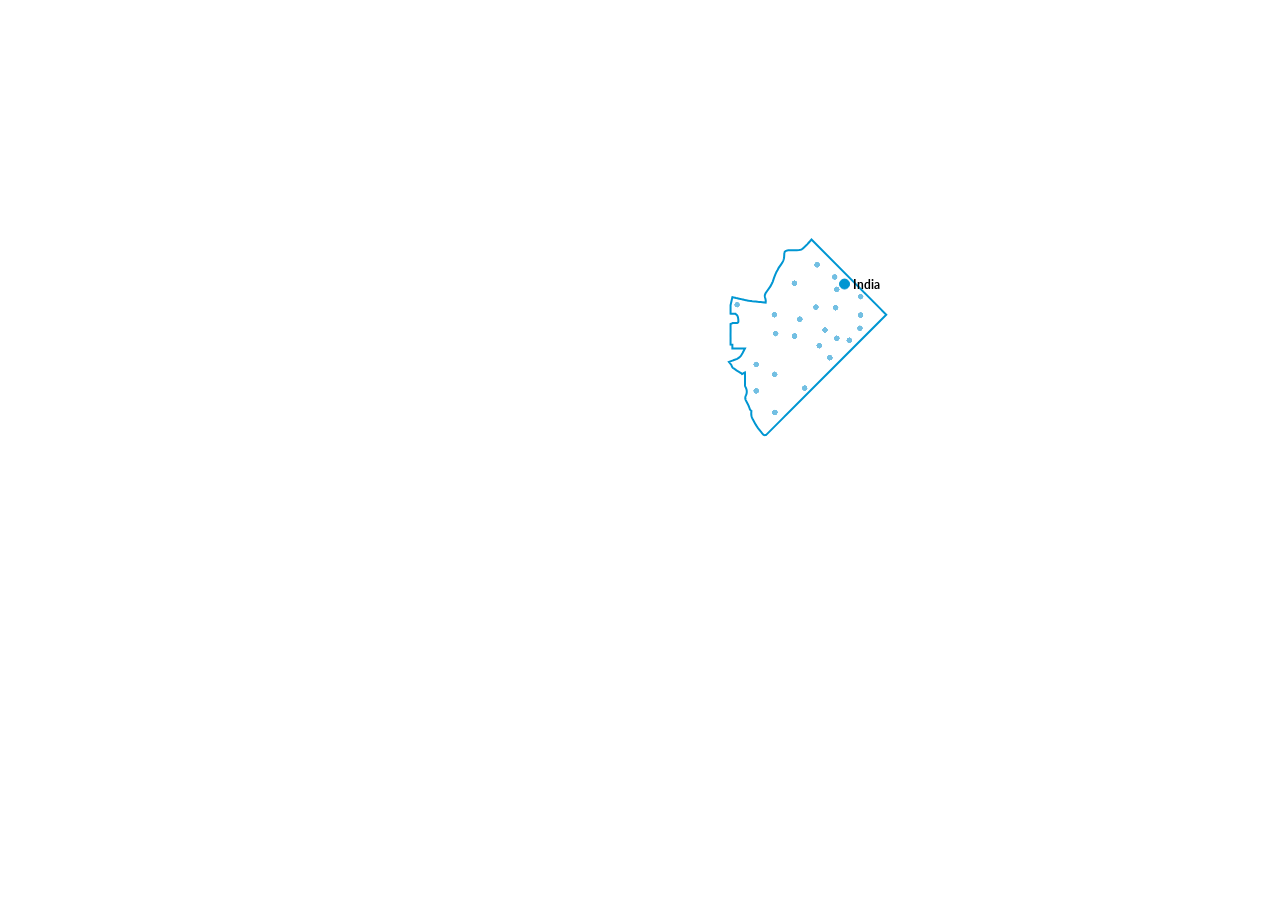
<file: indiamap_embed.html>
<!DOCTYPE html>
<html>
<head>
    <meta charset='utf-8' />
    <title>India Map</title>
    <meta name='viewport' content='initial-scale=1,maximum-scale=1,user-scalable=no' />
    
    <link href='stylesheets/css/mapbox-gl.css' rel='stylesheet' />
    <link href="https://fonts.googleapis.com/css?family=Lato:700" rel="stylesheet" type="text/css">
    <link href="stylesheets/css/maps.css" rel='stylesheet' />

    <style type="text/css">
    	#replay {
    		display: none;
    	}
    </style>

</head>
<body>

<div id = "isDesktop"></div>
<div id = "isTablet"></div>
<div id = "isPhone"></div>

<div id='map'>
	<div id="replay">
		<img src="img/refresh-icon@3x.png">
	</div>
</div>

<script src="js/lib/pym.min.js"></script>
<script src="js/lib/mapbox-gl.js"></script>
<script src="js/lib/d3.v4.min.js"></script>
<script src="js/lib/jquery.min.js"></script>
<script src="js/indiamap_embed.js"></script>

</body>
</html>
</file>
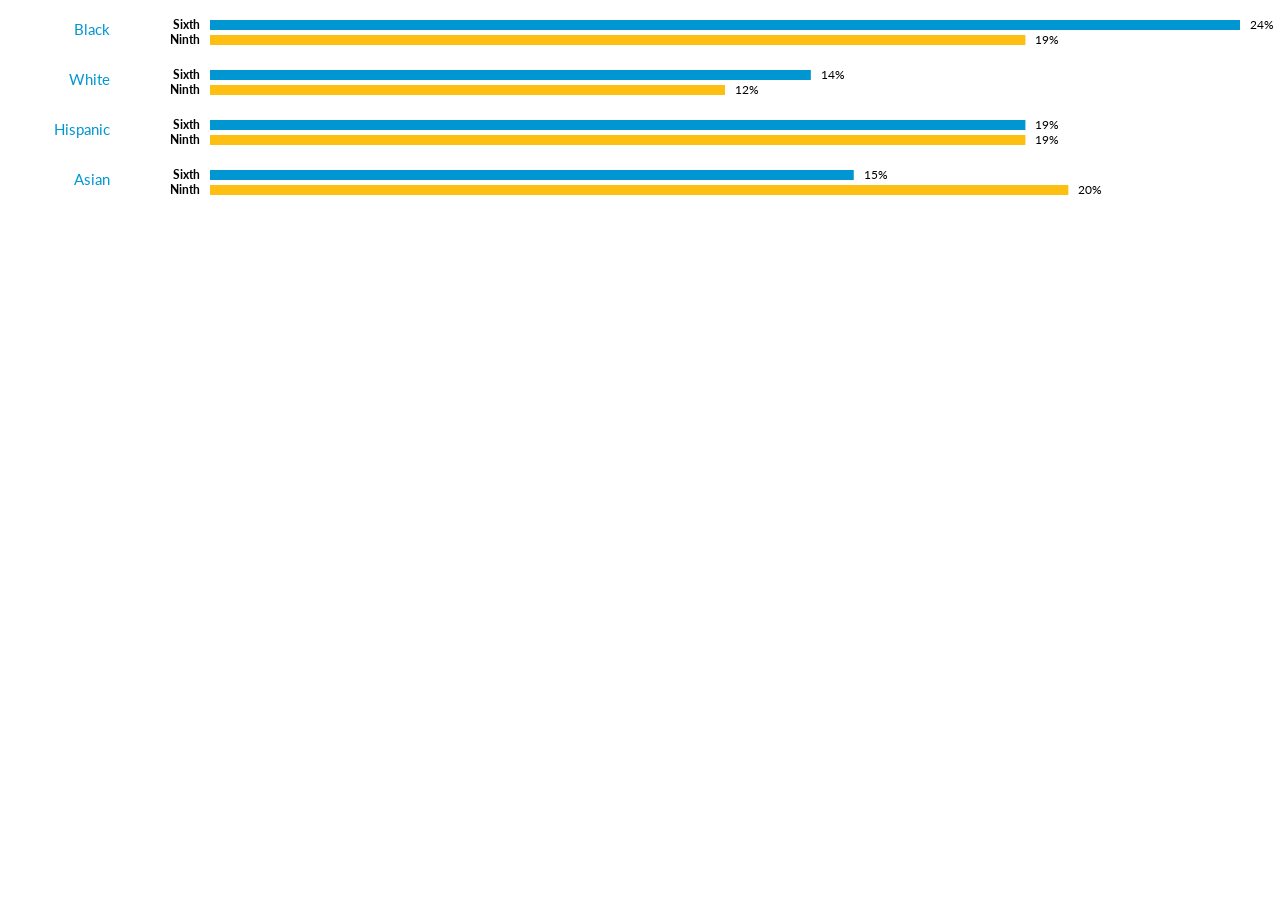
<file: neighborhood.html>
<!DOCTYPE html>
<html>
<head>
    <meta charset='utf-8' />
    <title>Neighborhood Chart</title>
    <meta name='viewport' content='initial-scale=1,maximum-scale=1,user-scalable=no' />
    
    <link href="https://fonts.googleapis.com/css?family=Lato:400,700" rel="stylesheet" type="text/css">
    <link href="stylesheets/css/bar.css" rel='stylesheet' />
    <style type="text/css">
    	#map { 
		  position:relative;   
		  width: 100%;
		  height: 225px;
		}

        @media (max-width: 753px){
            #map {
                height: 300px;
            }
            .Biglabel {
                text-anchor: unset;
            }
        }

    </style>
    <!-- <link href="stylesheets/css/wardmap.css" rel='stylesheet' /> -->

</head>
<body>

<div id = "isDesktop"></div>
<div id = "isTablet"></div>
<div id = "isPhone"></div>

<div id='map'></div>

<script src="js/lib/pym.min.js"></script>
<script src="js/lib/d3.v4.min.js"></script>
<!-- <script src="js/lib/jquery.min.js"></script> -->
<script src="js/neighborhood.js"></script>

</body>
</html>
</file>
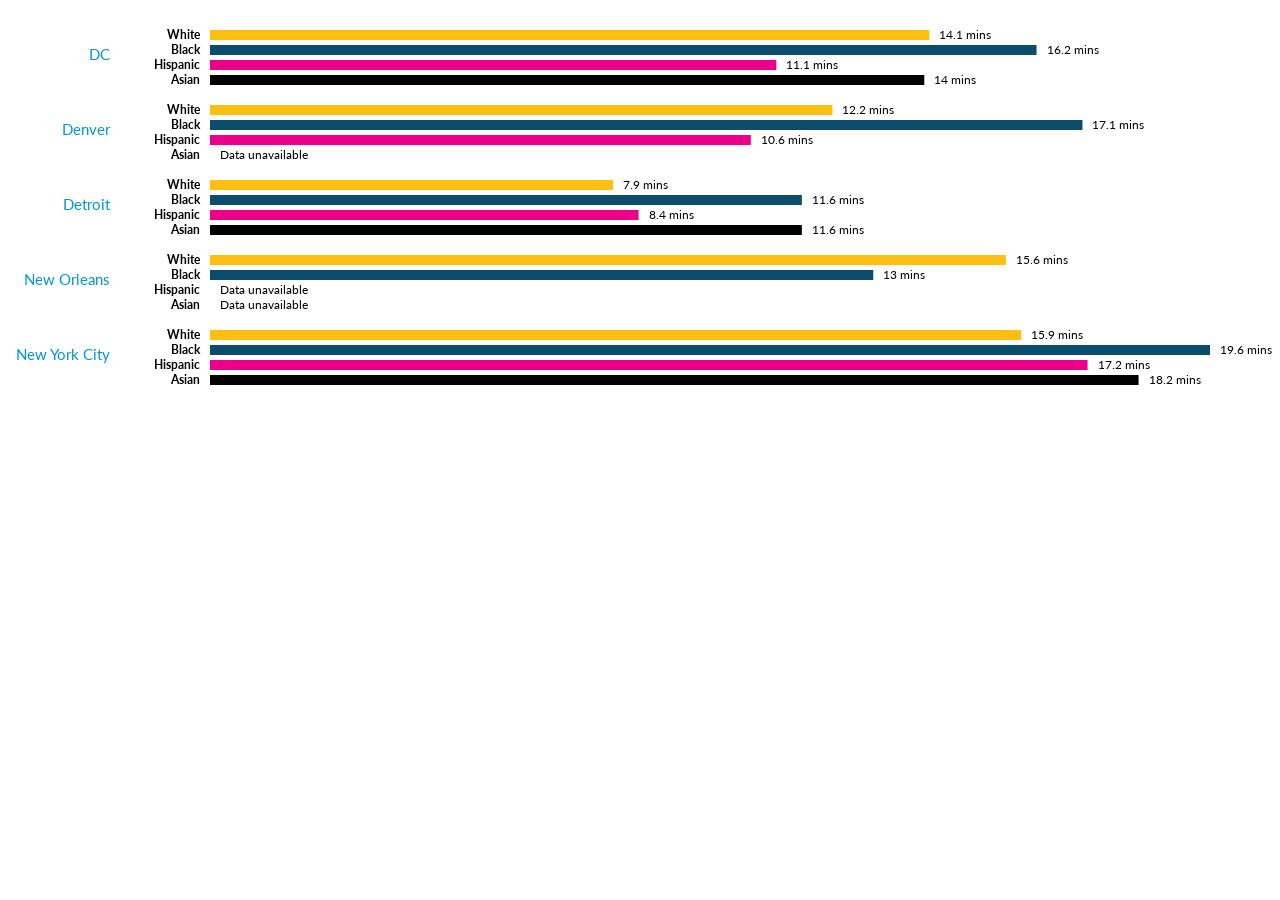
<file: race.html>
<!DOCTYPE html>
<html>
<head>
    <meta charset='utf-8' />
    <title>Race Chart</title>
    <meta name='viewport' content='initial-scale=1,maximum-scale=1,user-scalable=no' />
    
    <link href="https://fonts.googleapis.com/css?family=Lato:400,700" rel="stylesheet" type="text/css">
    <link href="stylesheets/css/bar.css" rel='stylesheet' />
    <style type="text/css">
    	#map { 
		  position:relative;   
		  width: 100%;
		  height: 445px;
		}

        @media (max-width: 753px){
            #map {
                height: 500px;                
            }

            .Biglabel {
                text-anchor: unset;
            }
        }

    </style>
    <!-- <link href="stylesheets/css/wardmap.css" rel='stylesheet' /> -->

</head>
<body>

<div id = "isDesktop"></div>
<div id = "isTablet"></div>
<div id = "isPhone"></div>

<div id='map'></div>

<script src="js/lib/pym.min.js"></script>
<script src="js/lib/d3.v4.min.js"></script>
<!-- <script src="js/lib/jquery.min.js"></script> -->
<script src="js/race.js"></script>

</body>
</html>
</file>
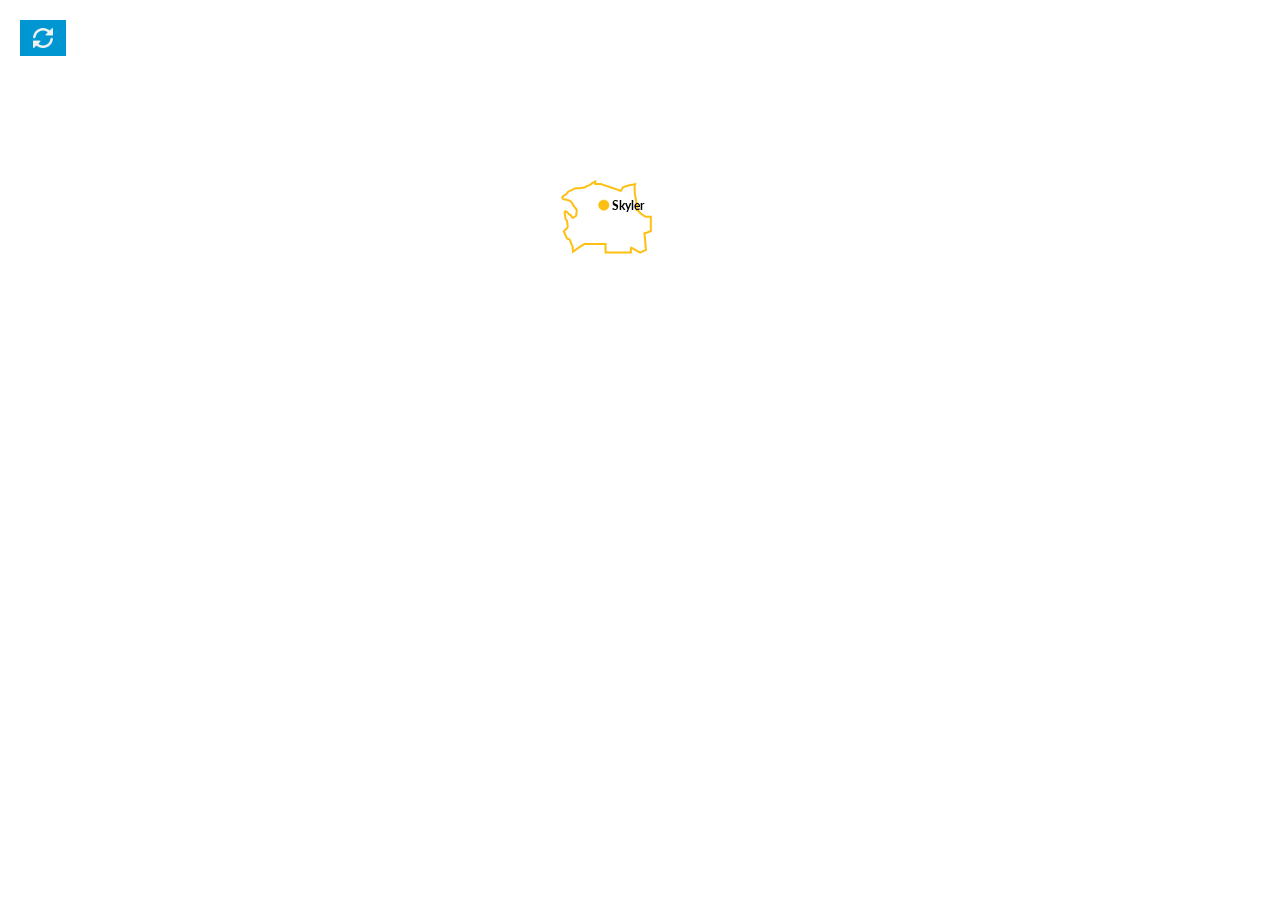
<file: skymap.html>
<!DOCTYPE html>
<html>
<head>
    <meta charset='utf-8' />
    <title>Skyler Map</title>
    <meta name='viewport' content='initial-scale=1,maximum-scale=1,user-scalable=no' />
    
    <link href='stylesheets/css/mapbox-gl.css' rel='stylesheet' />
    <link href="https://fonts.googleapis.com/css?family=Lato:700" rel="stylesheet" type="text/css">
    <link href="stylesheets/css/maps.css" rel='stylesheet' />

</head>
<body>

<!-- <div id = "isDesktop"></div>
<div id = "isTablet"></div>
<div id = "isPhone"></div> -->

<!-- <input id="indiaclick" type="button" value="click here"> -->
<div id='map'>
	<div id="replay">
		<img src="img/refresh-icon@3x.png">
	</div>
</div>

<script src="js/lib/pym.min.js"></script>
<script src="js/lib/mapbox-gl.js"></script>
<script src="js/lib/d3.v4.min.js"></script>
<script src="js/lib/jquery.min.js"></script>
<script src="js/skymap.js"></script>

</body>
</html>
</file>
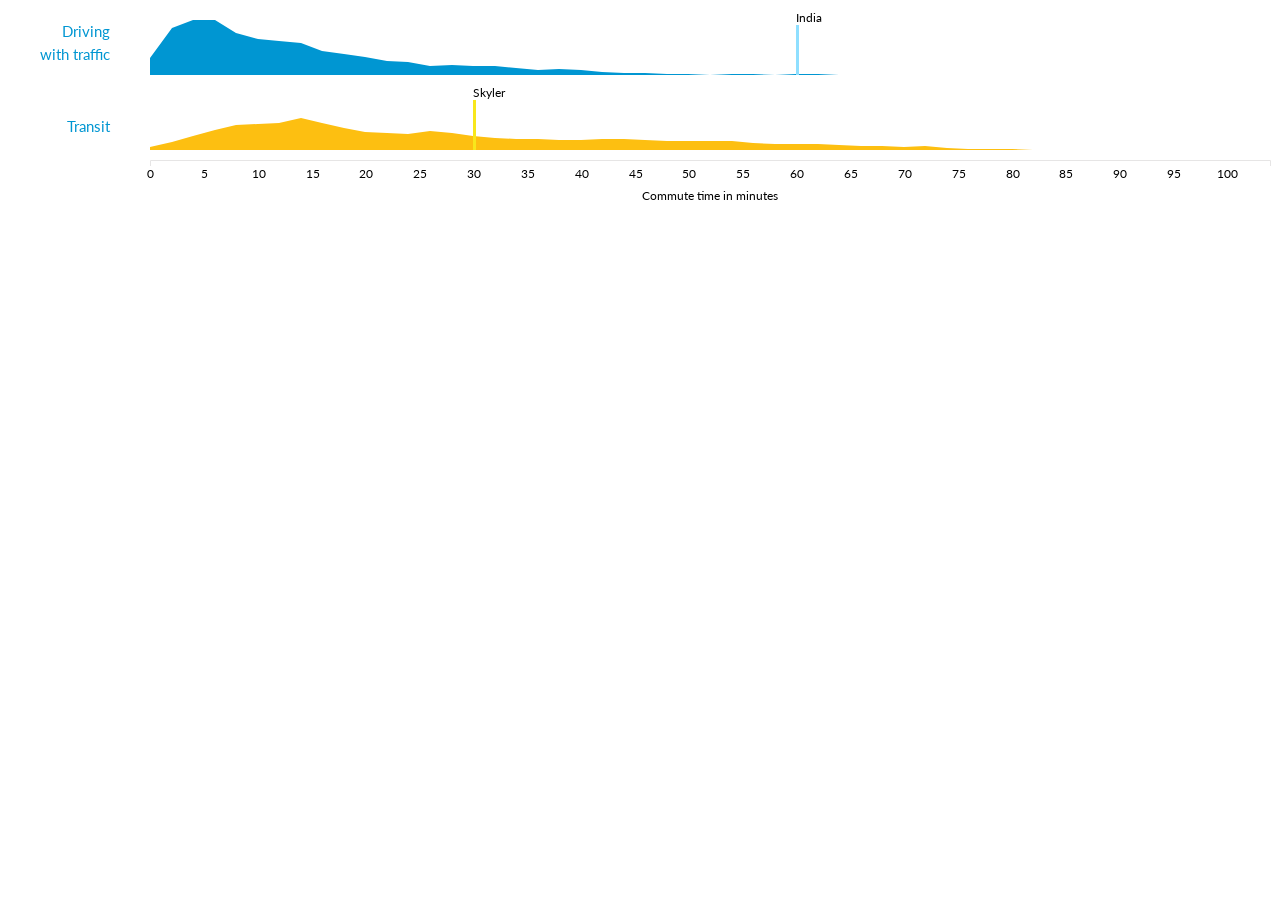
<file: transmethod.html>
<!DOCTYPE html>
<html>
<head>
    <meta charset='utf-8' />
    <title>Transportation method distribution</title>
    <meta name='viewport' content='initial-scale=1,maximum-scale=1,user-scalable=no' />     
    <link href="https://fonts.googleapis.com/css?family=Lato:400,700" rel="stylesheet" type="text/css">
    <link href="stylesheets/css/dist.css" rel='stylesheet' />
    <!-- <link href="stylesheets/css/wardmap.css" rel='stylesheet' /> -->

    <style>
    	
	@media (max-width: 753px){
        #map {
            height: 300px;
        }
        div.name p {
        	text-align: left;
        }
    }

    </style>

</head>
<body>

<div id = "isDesktop"></div>
<div id = "isTablet"></div>
<div id = "isPhone"></div>

<div id='map'></div>

<script src="js/lib/pym.min.js"></script>
<script src="js/lib/d3.v4.min.js"></script>
<!-- <script src="js/lib/jquery.min.js"></script> -->
<script src="js/transmethod.js"></script>

</body>
</html>
</file>
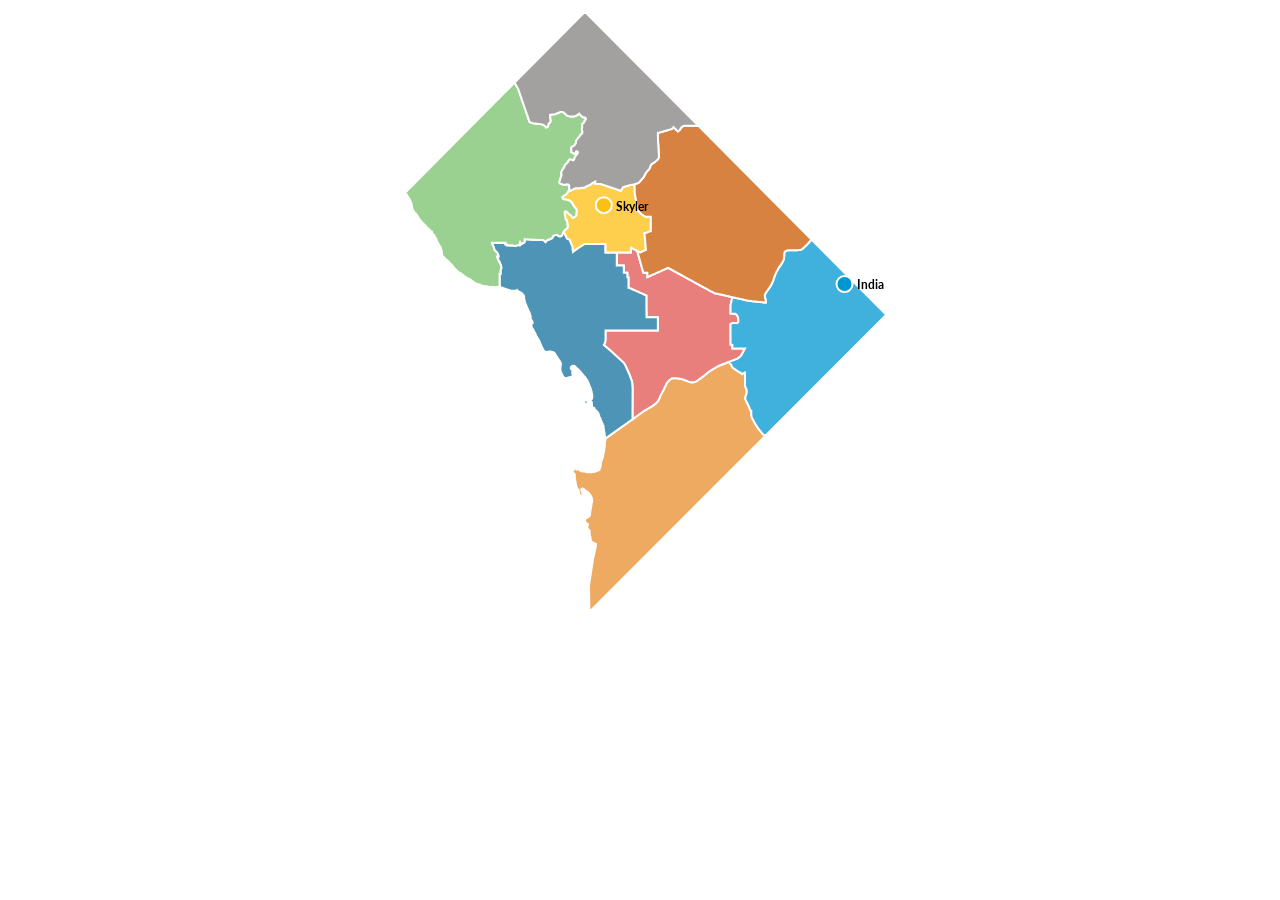
<file: wardmap.html>
<!DOCTYPE html>
<html>
<head>
    <meta charset='utf-8' />
    <title>Ward Map</title>
    <meta name='viewport' content='initial-scale=1,maximum-scale=1,user-scalable=no' />
    
    <link href='stylesheets/css/mapbox-gl.css' rel='stylesheet' />
    <link href="https://fonts.googleapis.com/css?family=Lato:400,700" rel="stylesheet" type="text/css">
    <link href="stylesheets/css/maps.css" rel='stylesheet' />
    <!-- <link href="stylesheets/css/wardmap.css" rel='stylesheet' /> -->

</head>
<body>

<div id = "isDesktop"></div>
<div id = "isTablet"></div>
<div id = "isPhone"></div>

<div id='map'></div>

<script src="js/lib/pym.min.js"></script>
<script src="js/lib/mapbox-gl.js"></script>
<script src="js/lib/d3.v4.min.js"></script>
<script src="js/lib/jquery.min.js"></script>
<script src="js/wardmap.js"></script>

</body>
</html>
</file>
<file: stylesheets/css/urban.css>
html, body, div, span, applet, object, iframe, h1, h2, h3, h4, h5, h6, p, blockquote, pre, a, abbr, acronym, address, big, cite, code, del, dfn, em, img, ins, kbd, q, s, samp, small, strike, strong, sub, sup, tt, var, b, u, i, center, dl, dt, dd, ol, ul, li, fieldset, form, label, legend, table, caption, tbody, tfoot, thead, tr, th, td, article, aside, canvas, details, embed, figure, figcaption, footer, header, hgroup, menu, nav, output, ruby, section, summary, time, mark, audio, video {
     border: 0px none;
     margin: 0px;
     padding: 0px;
     vertical-align: baseline;
}

article, aside, details, figcaption, figure, footer, header, hgroup, menu, nav, section {
     display: block;
}

body, html {
     color: #000;
     font-family: "Lato",sans-serif;
     font-size: 16px;
     height: 100%;
     line-height: 1.2;
     margin: 0px;
     padding: 0px;
     text-align: left;

}

ol, ul {

}

blockquote, q {
     quotes: none;
}

blockquote::before, blockquote::after, q::before, q::after {
     content: none;
}

table {
     border-collapse: collapse;
     border-spacing: 0px;
}

*, *::before, *::after {
     box-sizing: border-box;
}

.clearfix::after {
     clear: both;
     content: "";
     display: table;
}



a{
 color:#1696d2;
 text-decoration: none;
   
}

a:hover{
 color:#000;
 text-decoration: none;    
    
}


h3{
    font-size: 24px;
    font-weight: 400;
    margin-bottom: 20px;
    text-transform: uppercase;
}

.bold{
    
    font-weight: 700;
}

.emphasis{
    
   font-style: italic;
}



/************subnav***************/
.subnav{
    width: 100%;
    position: fixed;
    top: 51px;
    height: 40px;
    background-color: #f6f6f6;
    border-bottom: 1px solid #eee;

}


.subnav ul{
    text-align: center;
    margin: 0px;
}
.subnav ul li{
    display: inline-block;
    text-align: center;
    padding: 0px;
    margin-top: 0px;
    padding-left: 24px;
    padding-top: 10px;
    
}






/*****************mobile chapter (replacing the subnav for smaller screens) ******************/

#mobilenavcontainer{
    display: none;
}


.show-menu {
	display: none;
    margin-top:50px;

}


/*Style for menu links*/
ul#menu li a {
    display: block;
    min-width: 140px;
    text-align: center;
    color: #fff;
    text-decoration: none;
    background-color: #000;
    height: 36px;
    padding-top: 8px;
}

/*Hover state for top level links*/
ul#menu li:hover a {
  color: #0096d2;
}

/*Style for dropdown links*/
ul#menu li:hover ul a {
	background: #333;
color:#fff;
border-right-color: #222;
    border-right:1px solid;
    border-color: #222;
    border-top:5px solid;
    border-top-color:#222;
}





/***********structure***********/
.wrapper{
    width:990px;
    margin:0 auto;
    padding-top: 110px;
    border-top:1px solid #eee;
}

.content{
    width:1100px;
    margin: 0 auto;
    padding: 0px 30px;

}





/********Title and intro of interactive**********/

.pubDate{
  font-size: 12px;
  font-style: italic;
  margin: 0 auto;
  top: -10px;
  position: relative;
}
h1{
    font-size: 30px;
    font-weight: 600;
    padding-top: 0px;
    text-align: left;
    color: #000;    
}


h2{
     font-size: 20px;
    margin-top: 15px;
    font-weight: 300;
    color: #666;
    margin-bottom: 15px;
    line-height: 1.3;
}
h2 div{
    margin-bottom: 10px;
}




/************** steps ******************/


#nav_options{
    position: relative;
    width:100%;
    height:50px;
    margin-bottom: 30px;
}

#steps{
    width: 60%;
    padding-top: 10px;
    float: left;
}

#steps ul{
    margin-left:0px;
    margin-bottom:0px;
    text-indent: 0px;
    text-align: left;

    
}

#steps li{
    display: inline-block;
    list-style: none;
    padding-left:0px;
    margin-bottom:0px;
    margin-right: 30px;  
}

.step_button span{
    color:#333;
    background-color: #f2f2f2;
    padding: 12px;
    text-align: center;
    text-transform: uppercase;
    font-size:15px;
    border:solid 1px #e1e1e1;
}

/***Ben, I'm just placing this here for now. I know you've already got the active coloring in the interactive *****/
#steps li .active {
   background-color: #0096d2; 
     color:#fff;
}

.step_button span:hover{
    background-color:#000;
  
}




/************ place holder for dropdown **************/
#dropdown{
    width: 20%;
    height: 50px;
    background-color: #999;
    float: right;
    
}



/********placeholder for charts********/
.charts{
    margin-bottom:60px;
    
}

/************** general text styles***************/







/*footer*/

footer {
  display: block;
  width: 100%;
    background-color: #f1f2f2;
    margin-top: 0px;
    padding-top: 50px;
    padding-bottom: 25px;
    bottom: 0;
   overflow: hidden;
     height:auto;
     z-index: 10000;  
 
}
.headerimage.bottomImg {
    background: #f1f2f2;
    border-bottom: 185px solid #f1f2f2;
}
@media (max-height: 880px){
  footer{
    margin-top: 0px;
  }
  .headerimage.bottomImg {
      background: #f1f2f2;
      border-bottom: 25px solid #f1f2f2;  
  }
}
footer .content{
  
    max-width: 1100px;

}
   

h4 {
    font-size: 34px;
    font-weight: 900;
    margin-bottom: 10px;
    line-height: 1.3;
     text-transform: uppercase;
    font-weight: 700;
}

#left {
  float: left;
  width: 45%;
  padding-left: 0px;
  padding-right:0px;

}

#right {

  margin: 0 auto;
  width: 500px;
   padding-right: 0px;
  padding-left: 0px;
  margin-top: 50px;
    font-size:14px;
    line-height: 1.3;
}

.footerButton{
  float: left;
  height: 40px;
  width: 135px;
  border: 1px solid #333;
  cursor: pointer;
  font: 13px Lato;
  font-weight: bold;
  text-align: center;
  padding: 10px;
  text-decoration: none !important;
  color: #333 !important;
}
.footerButton:hover{
  background: #fdbf11;
  color: #fff !important;
}
.footerButton.researchButton{
  margin-left: 15px;
}
.footerTopP{
  clear: both;
  padding-top: 14px;
  margin-bottom: 16px;
}
#learnMore{
    display: inline-block;
    padding-bottom: 33px;
    padding-top: 9px;
}
#learnMore a{
  display: inline-block;
  line-height: 20px;
}

footer p {
    font-size: 14px;
}

footer h2 {
    text-transform: uppercase;
     font-weight: 700;
}

footer h3, footer h4{
   font-weight: 700; 
}

.credits {
    font-size: 14px;
    margin-top: 1em;
    margin-bottom: 16px;
    font-style: italic;
}

.job {
    font-size: 16px;
    margin-bottom: 4px;
    margin-top: 12px;
}

.urbanstatement {
    font-style: italic;
    color: #666666;
    font-size: 13px;
    margin-bottom: 1em;
}



@media (max-width: 993px){
    #axis_label{
        top: 25px;
    }
}
@media (max-width: 450px){
  .footerButton.researchButton {
      margin-left: 0px;
      margin-top: 10px;
      clear: both;
  }
}
@media (max-width: 768px){
    rect.states.selected, rect.states.hover{
        stroke: #ec008b !important;
    }
    .slope_line.selected, .slope_line.hover{
        stroke: #ec008b !important;
    }
    .key_box{
        margin-left: 0px;
    }
    #tooltip, #tooltip-no{
        bottom: -77px;
        left: 0px;
        width: 100%;
        top: inherit;
    }
    #legend{
        margin-top: 100px;
    }
    .step_button{
        margin-bottom: 0px;
        margin-top: 35px;
        width: 240px;
    }
    #state-menu-button{
        position: relative;
        margin-top: 23px;
    }
    .chart-svg{
        margin-top: 120px;
    }
    #axis_label{
        top: 240px !important;
        pointer-events: none;
    }
    #finra_bar-chart{
        z-index: -1;
    }
    .bar-icon, .x.axis .tick text{
        display: none;
    }
    #extra_text_us, #extra_text_all{
        opacity: 0;
        pointer-events: none;
    }
    #mobile-text{
        margin-top: 30px;
    }
    #slope_label_2012, #slope_label_2015 {
        top: 100px;
    }
}



@media (max-width: 1000px) {
   
    .subnav a{
        font-size:14px;
    }
}


/*browser windows smaller than 850px*/
@media (max-width: 1100px) {
  .wrapper {width:100%; padding-top:100px;}
  .content {width:auto; padding:0px 30px}
  .container {width:auto; padding:0px 30px; margin-bottom: 40px;}
  ul {margin-left: 15px;}
  li {padding-left:0px;}
    #left{ width:100%;}
    #right{ width:100%; margin-top:30px;}
}

.embed-container { position: relative; padding-bottom: 56.25%; height: 0; overflow: hidden; max-width: 100%; } .embed-container iframe, .embed-container object, .embed-container embed { position: absolute; top: 0; left: 0; width: 100%; height: 100%; }
</file>
<file: stylesheets/css/main.css>
/* Welcome to Compass.
 * In this file you should write your main styles. (or centralize your imports)
 * Import this file using the following HTML or equivalent:
 * <link href="/stylesheets/screen.css" media="screen, projection" rel="stylesheet" type="text/css" /> */
/*colors*/
/* line 31, ../sass/_variables.scss */
#isPhone, #isTablet, #isDesktop {
  display: none;
  pointer-events: none;
  width: 0;
  height: 0;
  position: fixed;
  top: 0;
  left: 0;
}

/* line 41, ../sass/_variables.scss */
.hide-for-mobile-only {
  display: block;
}

/* line 45, ../sass/_variables.scss */
.show-for-mobile-only {
  display: none;
}

@media (max-width: 768px) {
  /* line 51, ../sass/_variables.scss */
  #isPhone {
    display: block;
  }

  /* line 55, ../sass/_variables.scss */
  #isTablet, #isDesktop {
    display: none;
  }

  /* line 59, ../sass/_variables.scss */
  .hide-for-mobile-only {
    display: none;
  }

  /* line 62, ../sass/_variables.scss */
  .show-for-mobile-only {
    display: block;
  }
}
@media (max-width: 960px) {
  /* line 68, ../sass/_variables.scss */
  #isTablet {
    display: block;
  }

  /* line 72, ../sass/_variables.scss */
  #isPhone, #isDesktop {
    display: none;
  }
}
/* Text styles */
/* line 3, ../sass/_typography.scss */
h1 {
  font-family: Lato;
  font-size: 36px;
  text-align: left;
  color: #000000;
  font-weight: 400;
}

/* line 11, ../sass/_typography.scss */
h2 {
  font-family: Lato;
  font-size: 25px;
  line-height: 1.36;
  text-align: left;
  color: #000000;
  font-weight: 400;
}

/* line 20, ../sass/_typography.scss */
.placeholder {
  font-family: Lato;
  font-size: 18px;
  font-weight: 900;
  line-height: 1.56;
  text-align: left;
  color: #db2b27;
  color: #db2b27;
}

/* line 30, ../sass/_typography.scss */
.button-text {
  font-family: Lato;
  font-size: 18px;
  font-weight: 900;
  line-height: 1.28;
  text-align: center;
  color: #ffffff;
}

/* line 39, ../sass/_typography.scss */
.chart-title {
  font-family: Lato;
  font-size: 18px;
  font-weight: bold;
  text-align: left;
  color: #000000;
  margin-top: 48px;
}

/* line 48, ../sass/_typography.scss */
.tagline {
  font-family: Lato;
  font-size: 18px;
  font-style: italic;
  line-height: 1.31;
  text-align: left;
  color: #000000;
}

/* line 58, ../sass/_typography.scss */
p {
  font-family: Lato;
  font-size: 18px;
  line-height: 1.56;
  text-align: left;
  color: #000000;
}

/* line 66, ../sass/_typography.scss */
link {
  font-family: Lato;
  font-size: 18px;
  line-height: 1.56;
  text-align: left;
  color: #0096d2;
  color: #0096d2;
}

/* line 75, ../sass/_typography.scss */
.title-mobile {
  font-family: Lato;
  font-size: 16px;
  font-weight: bold;
  line-height: 1.25;
  text-align: left;
  color: #000000;
}

/* line 84, ../sass/_typography.scss */
h3 {
  font-family: Lato;
  font-size: 15px;
  text-align: left;
  color: #0096d2;
  color: #0096d2;
}

/* line 92, ../sass/_typography.scss */
.subtitle {
  font-family: Lato;
  font-size: 14px;
  text-align: left;
  color: #000000;
}

/* line 99, ../sass/_typography.scss */
.data-labels {
  font-family: Lato;
  font-size: 12px;
  font-weight: bold;
  text-align: left;
  color: #000000;
}

/* line 107, ../sass/_typography.scss */
.x-and-y-axis-titles {
  font-family: Lato;
  font-size: 12px;
  font-style: italic;
  text-align: left;
  color: #000000;
}

/* line 115, ../sass/_typography.scss */
.p-small {
  font-family: Lato;
  font-size: 12px;
  line-height: 1.67;
  text-align: left;
  color: #000000;
}

/* line 123, ../sass/_typography.scss */
.key-labels {
  font-family: Lato;
  font-size: 12px;
  text-align: left;
  color: #000000;
}

/* line 130, ../sass/_typography.scss */
.x-and-y-axis-labels {
  font-family: Lato;
  font-size: 12px;
  text-align: left;
  color: #000000;
}

/* line 137, ../sass/_typography.scss */
.data-point-label {
  font-family: Lato;
  font-size: 11px;
  text-align: left;
  color: #000000;
}

/* line 144, ../sass/_typography.scss */
.source-and-notes {
  font-family: Lato;
  font-size: 11px;
  text-align: left;
  color: #000000;
}

@media (max-width: 960px) {
  /* line 158, ../sass/_typography.scss */
  p {
    font-size: 16px;
    line-height: 1.5;
  }

  /* line 162, ../sass/_typography.scss */
  h1 {
    font-size: 24px;
  }

  /* line 166, ../sass/_typography.scss */
  h2 {
    font-size: 20px;
    line-height: 1.3;
    margin-bottom: 20px;
  }

  /* line 172, ../sass/_typography.scss */
  .tagline {
    font-size: 16px;
    line-height: 1.31;
  }
}
/* line 10, ../sass/main.scss */
.headerimage {
  background: #f1f2f2;
}
/* line 14, ../sass/main.scss */
.headerimage img {
  width: 100%;
  margin: 0 auto;
}

/* line 20, ../sass/main.scss */
#main-content-text {
  padding-top: 72px;
}

/* line 24, ../sass/main.scss */
.pubDate {
  top: 0;
}

/* line 28, ../sass/main.scss */
.india {
  background-color: #0096d2;
  padding: 5px;
  border-radius: 4px;
}

/* line 34, ../sass/main.scss */
.sky {
  background-color: #fdbf11;
  padding: 5px;
  border-radius: 4px;
}

/* line 40, ../sass/main.scss */
.big-button {
  background-color: #0096d2;
  width: 280px;
  margin: 0 auto;
  height: 83px;
  border-radius: 2px;
  text-align: center;
  cursor: pointer;
  padding-top: 30px;
  margin-top: 60px;
  margin-bottom: 60px;
  text-transform: uppercase;
  letter-spacing: 2px;
}

/* line 55, ../sass/main.scss */
.big-button:hover {
  background-color: #73bfe2;
}

/* line 59, ../sass/main.scss */
.content {
  padding-left: 125px;
  padding-right: 125px;
  clear: both;
}
/* line 64, ../sass/main.scss */
.content .inset-image {
  float: right;
  margin-right: -125px;
  padding-left: 10px;
  padding-top: 10px;
  padding-bottom: 10px;
  max-width: 500px;
  margin-left: 15px;
}
/* line 73, ../sass/main.scss */
.content .inset-image img {
  width: 100%;
}
/* line 77, ../sass/main.scss */
.content .inset-image p {
  font-size: 12px;
  line-height: 1.27;
}
/* line 82, ../sass/main.scss */
.content .inset-image.img-button {
  height: 215px;
  background-image: url("../../img/appendix-promo-bground_blue.png");
  background-position: left top;
  background-size: cover;
  padding-top: 40px;
  padding-bottom: 40px;
  padding-left: 0px;
  margin-bottom: 15px;
}
/* line 94, ../sass/main.scss */
.content .inset-image.img-button div {
  background-color: #fff;
  color: #0096d2;
  padding: 15px;
  text-transform: uppercase;
  font-size: 14px;
  margin: 0 auto;
  width: 180px;
  text-align: center;
  margin-top: 15px;
}
/* line 106, ../sass/main.scss */
.content .inset-image.img-button div:hover {
  background-color: #e6e5e5;
}
/* line 110, ../sass/main.scss */
.content .inset-image.img-button p {
  text-align: center;
  color: #fff;
  font-size: 18px;
  font-weight: 700;
  display: block;
  max-width: 80%;
  margin: 0 auto;
}
/* line 122, ../sass/main.scss */
.content .follow-dot {
  position: absolute;
  top: unset;
  left: calc(50% - 550px + 125px - 40px);
  width: 30px;
  height: 30px;
  border-radius: 30px;
  z-index: -1;
  opacity: 0;
  transition: width 1s ease-out, height 1s ease-out, margin-left 1s ease-out;
}
/* line 133, ../sass/main.scss */
.content .follow-dot span {
  display: block;
  margin: 0 auto;
  text-align: center;
  color: #fff;
}
/* line 141, ../sass/main.scss */
.content .follow-dot.sticky {
  top: 230px;
  position: fixed;
  margin-top: 0px !important;
}
/* line 147, ../sass/main.scss */
.content .active {
  opacity: 1;
}
/* line 152, ../sass/main.scss */
.content .follow-dot.india {
  margin-top: 115px;
  background-color: #0096d2;
}
/* line 157, ../sass/main.scss */
.content .source-and-notes {
  margin-top: -35px;
  margin-bottom: 44px;
}

/* line 164, ../sass/main.scss */
.chart-feature {
  margin: 0 auto;
  padding-bottom: 16px;
}
/* line 172, ../sass/main.scss */
.chart-feature .full-feature-dist {
  width: calc(100% + 140px);
  margin-left: -140px;
}

/* line 177, ../sass/main.scss */
.chart-feature.transmethod {
  padding-bottom: 32px;
}

/* line 180, ../sass/main.scss */
.chart-feature.race {
  padding-bottom: 0px;
}

/* line 185, ../sass/main.scss */
.full-feature {
  width: 100%;
  max-width: 1440px;
  display: table;
  margin: 0 auto;
  padding-bottom: 36px;
}
/* line 192, ../sass/main.scss */
.full-feature .full-feature-map {
  width: 60%;
  display: table-cell;
}
/* line 198, ../sass/main.scss */
.full-feature .full-feature-map img {
  width: 100%;
}
/* line 203, ../sass/main.scss */
.full-feature .full-feature-right-chart, .full-feature .full-feature-text {
  padding-left: 20px;
  display: table-cell;
  vertical-align: middle;
}
/* line 211, ../sass/main.scss */
.full-feature .full-feature-text {
  padding-right: 20px;
}
/* line 215, ../sass/main.scss */
.full-feature .full-feature-text.pullBlue {
  background-color: #a2d4ec;
}
/* line 219, ../sass/main.scss */
.full-feature .full-feature-text.pullYellow {
  background-color: #fce39e;
}
/* line 223, ../sass/main.scss */
.full-feature .full-feature-right-chart {
  padding-left: 0px;
}

/* line 229, ../sass/main.scss */
.headerimage p {
  font-size: 12px;
  line-height: 1.27;
}

/* line 234, ../sass/main.scss */
h3.job {
  color: #000;
}

/* line 239, ../sass/main.scss */
#footerbuttons .footer-button {
  width: 100%;
  line-height: 20px;
  float: left;
}
/* line 244, ../sass/main.scss */
#footerbuttons .footer-button .inner-button {
  text-align: center;
  padding-top: 14px;
  padding-bottom: 14px;
  margin-right: 10px;
  margin-left: 10px;
  border: 1px solid #333333;
  cursor: pointer;
  font-weight: 700;
  color: #000 !important;
}
/* line 255, ../sass/main.scss */
#footerbuttons .footer-button .inner-button:hover {
  color: #fff !important;
  background-color: #0096d2;
}
/* line 262, ../sass/main.scss */
#footerbuttons .footer-button:first-child .inner-button {
  margin-left: 0px;
}
/* line 266, ../sass/main.scss */
#footerbuttons .footer-button:last-child .inner-button {
  margin-right: 0px;
}

@media (max-width: 1100px) {
  /* line 273, ../sass/main.scss */
  .content .follow-dot {
    left: 80px;
  }

  /* line 277, ../sass/main.scss */
  .chart-feature {
    padding-left: 5px !important;
    padding-right: 10px !important;
  }
  /* line 282, ../sass/main.scss */
  .chart-feature .full-feature-dist {
    width: 100%;
    margin: 0 auto;
  }
}
@media (max-width: 960px) {
  /* line 293, ../sass/main.scss */
  #main-content-text {
    padding-top: 32px;
  }

  /* line 297, ../sass/main.scss */
  .content {
    padding-left: 48px;
    padding-right: 48px;
  }
  /* line 301, ../sass/main.scss */
  .content .inset-image {
    margin-right: 0px;
    max-width: 300px;
    padding-left: 0px;
    padding-top: 10px;
  }
  /* line 307, ../sass/main.scss */
  .content .follow-dot {
    left: 16px;
  }
  /* line 311, ../sass/main.scss */
  .content .follow-dot.india {
    margin-top: 94px;
  }
}
@media (max-width: 768px) {
  /* line 320, ../sass/main.scss */
  .content {
    padding-left: 27px;
    padding-right: 20px;
  }
  /* line 324, ../sass/main.scss */
  .content .inset-image {
    width: 100%;
    max-width: none;
  }
  /* line 328, ../sass/main.scss */
  .content .follow-dot {
    left: 13px;
    width: 10px;
    height: 10px;
    border-radius: 10px;
  }
  /* line 334, ../sass/main.scss */
  .content .follow-dot span {
    display: none;
  }
  /* line 338, ../sass/main.scss */
  .content .follow-dot.india {
    margin-top: 105px;
  }
  /* line 342, ../sass/main.scss */
  .content .source-and-notes {
    margin-top: -13px;
    margin-bottom: 34px;
  }

  /* line 348, ../sass/main.scss */
  .full-feature, .chart-feature {
    padding-bottom: 14px;
  }

  /* line 351, ../sass/main.scss */
  .chart-feature.transmethod {
    padding-bottom: 32px;
  }

  /* line 354, ../sass/main.scss */
  .chart-feature.race {
    padding-bottom: 0px;
  }

  /* line 358, ../sass/main.scss */
  .full-feature {
    display: block;
  }
  /* line 361, ../sass/main.scss */
  .full-feature .full-feature-map {
    width: 100%;
    display: block;
  }
  /* line 367, ../sass/main.scss */
  .full-feature .full-feature-right-chart, .full-feature .full-feature-text {
    width: 100%;
    display: block;
    vertical-align: none;
    padding-left: 20px;
    padding-right: 20px;
  }
  /* line 375, ../sass/main.scss */
  .full-feature .full-feature-text {
    padding-bottom: 5px;
    padding-top: 5px;
  }
  /* line 380, ../sass/main.scss */
  .full-feature .full-feature-right-chart {
    padding-left: 0px;
    padding-right: 0px;
  }

  /* line 386, ../sass/main.scss */
  footer {
    padding-top: 0px;
  }
}
</file>
<file: stylesheets/css/urban-header.css>
header-pinned/*HEADER*/
body{
    margin:0px;
}
#header-pinned {
    font: 16px Lato;
    color: #333;
    font-weight: 400;
    /* margin-right: 100px; */
    position: fixed;
    /*top:-50px;*/
    left: 0;
    width: 100%;
    background: #fff;
    border-bottom: 2px solid #eee;
    z-index: 10000;
    -webkit-transition: top 0.25s linear;
    -moz-transition: top 0.25s linear;
    -o-transition: top 0.25s linear;
    transition: top 0.25s linear;
}

.is-visible {
    top: 0px !important;
}

#header-pinned .content {
    height: 49px;
    max-width: 1200px;
    margin: 0 auto;
    position: relative;
}

#header-pinned *{
    color:#333;
    font-weight: 300;
    text-decoration: none;
}

#header-pinned  .subnav a {
    color: #1696d2;    
}

#header-pinned .subnav a:hover{
    color:#000;
}

#header-pinned .site-logo {

    display: block;
    width: 34px;
    height: 34px;
    position: absolute; 
    left: 10px;
    margin-top: 7px;
    background: url(http://www.urban.org/sites/all/themes/urban/images/logo-mini-dark.png) no-repeat;
    background-size: 34px 34px;
}

#header-pinned .title {
    font-size: 14px;
    line-height: 49px;
    margin: 0 65px 0 55px;
    text-overflow: ellipsis;
    white-space: nowrap;
    overflow: hidden;
}

#header-pinned .title {
    font-size: 20px;
    margin-left: 80px;
}

#header-pinned .title span,
#header-pinned .title a {
    display: inline;
}

/*#header-pinned .title a:hover{
     color:#1696d2;
}


.subnav a {
   color:#1696d2;    
}*/
#header-pinned .share-icons {
    background-color: transparent;
    width: 69px;
    height: 50px;
    margin: 0;
    padding: 0;
    top: 0;
    width: 60px;
    position: absolute;
    right: 0;
}

#header-pinned .share-icons .shareThisP {
    border-top: 0;
    border-left: 1px solid #e6e5e5;
    height: 50px;
    padding: 9px 0 0;
}

#header-pinned .share-icons .shareThisB {
    float: none;
}

#header-pinned .share-icons .shareThisB {
    display: block;
    background-repeat: no-repeat;
    background-image: url(http://www.urban.org/sites/all/themes/urban/images/generated/icons-s8fe141aaaa.png);
    background-position: 0 -2396px;
    height: 32px;
    width: 32px;
    float: none;
    margin: 0 auto;
}

#header-pinned .share-icons .shareThisB:hover {
    background-position: 0 -1948px;
}

#header-pinned .share-icons .shareThisW {
    display: none;
    float: none;
    top: 50px;
    right: 0;
    left: auto;
    width: 300px;
    text-align: right;
    border: 0;
    background: transparent;
}

#header-pinned .share-icons .shareThisW {
    background-color: #fff;
    /* border: 1px solid #e6e5e5; */
    position: absolute;
    top: 50px;
    left: -100px;
    padding: 5px;
    border-top: 0;
    width: 160px;
    z-index:3;
}

#header-pinned .share-icons .addthis_toolbox {
display: inline-block;
    width: auto;
    /* border: 1px solid #e6e5e5; */
    border-top: 0;
    background: #fff;
    padding: 10px 10px 0 0;
    margin: 0 auto;
}

#header-pinned .share-icons .at15t_twitter.at16t_twitter,
#header-pinned .share-icons .addthis_button_facebook {
    display: block;
    background-repeat: no-repeat;
    background-image: url(http://www.urban.org/sites/all/themes/urban/images/generated/icons-s8fe141aaaa.png);
    background-position: 0 -2056px;
    height: 32px;
    width: 32px;
}

#header-pinned .share-icons .at15t_twitter.at16t_twitter,
#header-pinned .share-icons .addthis_button_facebook:hover {
    background-position: 0 -1609px;
}

#header-pinned .share-icons .at15t_twitter.at16t_twitter,
#header-pinned .share-icons .addthis_button_twitter {
    display: block;
    background-repeat: no-repeat;
    background-image: url(http://www.urban.org/sites/all/themes/urban/images/generated/icons-s8fe141aaaa.png);
    background-position: 0 -1169px;
    height: 32px;
    width: 32px;
}

#header-pinned .share-icons .at15t_twitter.at16t_twitter,
#header-pinned .share-icons .addthis_button_twitter:hover {
    background-position: 0 -1577px;
}

#header-pinned .share-icons .at15t_linkedin.at16t_linkedin,
#header-pinned .share-icons .addthis_button_linkedin {
    display: block;
    background-repeat: no-repeat;
    background-image: url(http://www.urban.org/sites/all/themes/urban/images/generated/icons-s8fe141aaaa.png);
    background-position: 0 -1641px;
    height: 32px;
    width: 32px;
}

#header-pinned .share-icons .at15t_linkedin.at16t_linkedin,
#header-pinned .share-icons .addthis_button_linkedin:hover {
    background-position: 0 -1379px;
}

#header-pinned .share-icons .at15t_google_plusone_share.at16t_google_plusone_share,
#header-pinned .share-icons .addthis_button_google_plusone_share {
    display: block;
    background-repeat: no-repeat;
    background-image: url(http://www.urban.org/sites/all/themes/urban/images/generated/icons-s8fe141aaaa.png);
    background-position: 0 -1719px;
    height: 32px;
    width: 32px;
}

#header-pinned .share-icons .at15t_email.at16t_email,
#header-pinned .share-icons .addthis_button_email {
    display: block;
    background-repeat: no-repeat;
    background-image: url(http://www.urban.org/sites/all/themes/urban/images/generated/icons-s8fe141aaaa.png);
    background-position: 0 -1449px;
    height: 32px;
    width: 32px;
}

#header-pinned .share-icons .at15t_email.at16t_email,
#header-pinned .share-icons .addthis_button_email:hover {
    background-position: 0 -1271px;
}

#header-pinned .share-icons [class^="addthis_button_"] {
    display: inline-block !important;
    margin: 0 0 0 10px;
}

#header-pinned .share-icons .addthis_toolbox a {
    margin-bottom: 5px;
}

.at_a11y {
    display: none;
}

.header-links {
    height: 40px;
    background-color: #fff;
    width: 100%;
}

.header-links ul {
    height: 40px;
    list-style: none;
    text-align: center;
    margin: 0px;
    padding: 0px;
}

.header-links ul li {
    display: inline-block;
    font-size: 15px;
    font-weight: 500;
    height: 40px;
    margin: 0px;
    padding-top: 10px;
    padding-bottom: 0px;
    padding-left: 0px;
    padding-right: 0px;
    width: 22%;
}

#subhead{
    width: 100%;
    position: fixed;
    z-index: 3;
    top: 50px;
    height: 35px;
    background: rgba(255,255,255, .9);
    border-bottom: solid 1px #ccc;
  
}

ul{
        list-style: outside none none;
    width: 100%;
    margin: 0 auto;
    text-align: center;
}

#subhead ul li{
    display: inline-block;
    text-align: center;
    text-transform: uppercase;
    font-size: 11px;
    padding-left: 1%;

}

#subhead a{
   color:#333;
   display: block;
   padding:10px;
    
}

#subhead .active {
  border-bottom: solid 3px #1696d2; 
    color:#1696d2; 
    padding-bottom: 8px;
}

#subhead a:hover{
  background-color:rgba(22,150,210, .8);
  color:#fff;

    
}



.header-links a {
    color: #fff;
}

.header-links ul li:hover,
.header-links ul li.hover_effect {
    background-color: rgba(0, 155, 210, .8);
}

/*end css for header*/
</file>
<file: stylesheets/css/allwardsdistro.css>
/*colors*/
/* line 31, ../sass/_variables.scss */
#isPhone, #isTablet, #isDesktop {
  display: none;
  pointer-events: none;
  width: 0;
  height: 0;
  position: fixed;
  top: 0;
  left: 0;
}

/* line 41, ../sass/_variables.scss */
.hide-for-mobile-only {
  display: block;
}

/* line 45, ../sass/_variables.scss */
.show-for-mobile-only {
  display: none;
}

@media (max-width: 768px) {
  /* line 51, ../sass/_variables.scss */
  #isPhone {
    display: block;
  }

  /* line 55, ../sass/_variables.scss */
  #isTablet, #isDesktop {
    display: none;
  }

  /* line 59, ../sass/_variables.scss */
  .hide-for-mobile-only {
    display: none;
  }

  /* line 62, ../sass/_variables.scss */
  .show-for-mobile-only {
    display: block;
  }
}
@media (max-width: 960px) {
  /* line 68, ../sass/_variables.scss */
  #isTablet {
    display: block;
  }

  /* line 72, ../sass/_variables.scss */
  #isPhone, #isDesktop {
    display: none;
  }
}
/* Text styles */
/* line 3, ../sass/_typography.scss */
h1 {
  font-family: Lato;
  font-size: 36px;
  text-align: left;
  color: #000000;
  font-weight: 400;
}

/* line 11, ../sass/_typography.scss */
h2 {
  font-family: Lato;
  font-size: 25px;
  line-height: 1.36;
  text-align: left;
  color: #000000;
  font-weight: 400;
}

/* line 20, ../sass/_typography.scss */
.placeholder {
  font-family: Lato;
  font-size: 18px;
  font-weight: 900;
  line-height: 1.56;
  text-align: left;
  color: #db2b27;
  color: #db2b27;
}

/* line 30, ../sass/_typography.scss */
.button-text {
  font-family: Lato;
  font-size: 18px;
  font-weight: 900;
  line-height: 1.28;
  text-align: center;
  color: #ffffff;
}

/* line 39, ../sass/_typography.scss */
.chart-title {
  font-family: Lato;
  font-size: 18px;
  font-weight: bold;
  text-align: left;
  color: #000000;
  margin-top: 48px;
}

/* line 48, ../sass/_typography.scss */
.tagline {
  font-family: Lato;
  font-size: 18px;
  font-style: italic;
  line-height: 1.31;
  text-align: left;
  color: #000000;
}

/* line 58, ../sass/_typography.scss */
p {
  font-family: Lato;
  font-size: 18px;
  line-height: 1.56;
  text-align: left;
  color: #000000;
}

/* line 66, ../sass/_typography.scss */
link {
  font-family: Lato;
  font-size: 18px;
  line-height: 1.56;
  text-align: left;
  color: #0096d2;
  color: #0096d2;
}

/* line 75, ../sass/_typography.scss */
.title-mobile {
  font-family: Lato;
  font-size: 16px;
  font-weight: bold;
  line-height: 1.25;
  text-align: left;
  color: #000000;
}

/* line 84, ../sass/_typography.scss */
h3 {
  font-family: Lato;
  font-size: 15px;
  text-align: left;
  color: #0096d2;
  color: #0096d2;
}

/* line 92, ../sass/_typography.scss */
.subtitle {
  font-family: Lato;
  font-size: 14px;
  text-align: left;
  color: #000000;
}

/* line 99, ../sass/_typography.scss */
.data-labels {
  font-family: Lato;
  font-size: 12px;
  font-weight: bold;
  text-align: left;
  color: #000000;
}

/* line 107, ../sass/_typography.scss */
.x-and-y-axis-titles {
  font-family: Lato;
  font-size: 12px;
  font-style: italic;
  text-align: left;
  color: #000000;
}

/* line 115, ../sass/_typography.scss */
.p-small {
  font-family: Lato;
  font-size: 12px;
  line-height: 1.67;
  text-align: left;
  color: #000000;
}

/* line 123, ../sass/_typography.scss */
.key-labels {
  font-family: Lato;
  font-size: 12px;
  text-align: left;
  color: #000000;
}

/* line 130, ../sass/_typography.scss */
.x-and-y-axis-labels {
  font-family: Lato;
  font-size: 12px;
  text-align: left;
  color: #000000;
}

/* line 137, ../sass/_typography.scss */
.data-point-label {
  font-family: Lato;
  font-size: 11px;
  text-align: left;
  color: #000000;
}

/* line 144, ../sass/_typography.scss */
.source-and-notes {
  font-family: Lato;
  font-size: 11px;
  text-align: left;
  color: #000000;
}

@media (max-width: 960px) {
  /* line 158, ../sass/_typography.scss */
  p {
    font-size: 16px;
    line-height: 1.5;
  }

  /* line 162, ../sass/_typography.scss */
  h1 {
    font-size: 24px;
  }

  /* line 166, ../sass/_typography.scss */
  h2 {
    font-size: 20px;
    line-height: 1.3;
    margin-bottom: 20px;
  }

  /* line 172, ../sass/_typography.scss */
  .tagline {
    font-size: 16px;
    line-height: 1.31;
  }
}
/* line 4, ../sass/allwardsdistro.scss */
html, body {
  padding: 0px;
  margin: 0px;
}

/* line 11, ../sass/allwardsdistro.scss */
#map_container {
  position: relative;
  width: 100%;
  height: 632px;
}

/* line 18, ../sass/allwardsdistro.scss */
#map {
  top: 50px;
  position: absolute;
  width: 100%;
  height: 100%;
}

/* line 26, ../sass/allwardsdistro.scss */
svg {
  position: absolute;
  width: 100%;
  height: 100%;
}

/* line 32, ../sass/allwardsdistro.scss */
.ward.distro.w1, .ward.wardmap.w1 {
  fill: #fdbf11;
}

/* line 33, ../sass/allwardsdistro.scss */
.ward.distro.w2, .ward.wardmap.w2 {
  fill: #12719e;
}

/* line 34, ../sass/allwardsdistro.scss */
.ward.distro.w3, .ward.wardmap.w3 {
  fill: #78c26d;
}

/* line 35, ../sass/allwardsdistro.scss */
.ward.distro.w4, .ward.wardmap.w4 {
  fill: #848081;
}

/* line 36, ../sass/allwardsdistro.scss */
.ward.distro.w5, .ward.wardmap.w5 {
  fill: #ca5800;
}

/* line 37, ../sass/allwardsdistro.scss */
.ward.distro.w6, .ward.wardmap.w6 {
  fill: #e25552;
}

/* line 38, ../sass/allwardsdistro.scss */
.ward.distro.w7, .ward.wardmap.w7 {
  fill: #0096d2;
}

/* line 39, ../sass/allwardsdistro.scss */
.ward.distro.w8, .ward.wardmap.w8 {
  fill: #e88e2d;
}

/* line 42, ../sass/allwardsdistro.scss */
.numYO {
  font-family: Lato;
  font-size: 12px;
  font-weight: 700;
}

/* line 48, ../sass/allwardsdistro.scss */
.axis-label {
  font-family: Lato;
  font-size: 12px;
  text-anchor: middle;
}

/* line 54, ../sass/allwardsdistro.scss */
.hoverbox {
  fill: #fff;
}

/* line 58, ../sass/allwardsdistro.scss */
.hoverbox.active {
  fill: #a2d4ec;
}

/* line 62, ../sass/allwardsdistro.scss */
div.meanTime, div.name {
  position: fixed;
  font-family: Lato;
}

/* line 67, ../sass/allwardsdistro.scss */
div.meanTime p, div.name p {
  font-size: 12px;
  text-align: center;
  margin: 0px;
  padding: 0px;
  font-weight: 700;
  line-height: 80%;
}

/* line 76, ../sass/allwardsdistro.scss */
div.name {
  width: 70px;
}

/* line 80, ../sass/allwardsdistro.scss */
div.meanTime {
  width: 100px;
}

/* line 84, ../sass/allwardsdistro.scss */
div.name p {
  text-align: right;
}

/* line 88, ../sass/allwardsdistro.scss */
div.meanTime h2 {
  font-size: 26px;
  text-align: center;
  margin: 0px;
  padding: 0px;
}

/* line 95, ../sass/allwardsdistro.scss */
.domain {
  stroke: #e6e5e5;
}

/* line 99, ../sass/allwardsdistro.scss */
.tick line {
  display: none;
}

/* line 103, ../sass/allwardsdistro.scss */
.tick text {
  font-family: Lato;
  font-size: 12px;
}

@media (max-width: 307.2px) {
  /* line 111, ../sass/allwardsdistro.scss */
  #map_container {
    height: 300px;
  }

  /* line 115, ../sass/allwardsdistro.scss */
  #isPhone40 {
    display: block;
  }

  /* line 119, ../sass/allwardsdistro.scss */
  #isTablet40, #isDesktop40 {
    display: none;
  }
}
@media (max-width: 384px) {
  /* line 125, ../sass/allwardsdistro.scss */
  #map_container {
    height: 374px;
  }

  /* line 129, ../sass/allwardsdistro.scss */
  #isTablet {
    display: block;
  }

  /* line 133, ../sass/allwardsdistro.scss */
  #isPhone, #isDesktop {
    display: none;
  }
}
@media (max-width: 440px) {
  /* line 140, ../sass/allwardsdistro.scss */
  #map_container {
    height: 474px;
  }
}
</file>
<file: stylesheets/css/mapbox-gl.css>
.mapboxgl-map {
    font: 12px/20px 'Helvetica Neue', Arial, Helvetica, sans-serif;
    overflow: hidden;
    position: relative;
    -webkit-tap-highlight-color: rgba(0,0,0,0);
}
.mapboxgl-map:-webkit-full-screen {
    width: 100%;
    height: 100%;
}

.mapboxgl-missing-css {
    display: none;
}

.mapboxgl-canvas-container.mapboxgl-interactive,
.mapboxgl-ctrl-nav-compass {
    cursor: -webkit-grab;
    cursor: -moz-grab;
    cursor: grab;
}
.mapboxgl-canvas-container.mapboxgl-interactive:active,
.mapboxgl-ctrl-nav-compass:active {
    cursor: -webkit-grabbing;
    cursor: -moz-grabbing;
    cursor: grabbing;
}

.mapboxgl-canvas-container.mapboxgl-touch-zoom-rotate {
    -ms-touch-action: pan-x pan-y;
    touch-action: pan-x pan-y;
}
.mapboxgl-canvas-container.mapboxgl-touch-drag-pan {
    -ms-touch-action: pinch-zoom;
}
.mapboxgl-canvas-container.mapboxgl-touch-zoom-rotate.mapboxgl-touch-drag-pan {
    -ms-touch-action: none;
    touch-action: none;
}
.mapboxgl-ctrl-top-left,
.mapboxgl-ctrl-top-right,
.mapboxgl-ctrl-bottom-left,
.mapboxgl-ctrl-bottom-right  { position:absolute; pointer-events:none; z-index:2; }
.mapboxgl-ctrl-top-left      { top:0; left:0; }
.mapboxgl-ctrl-top-right     { top:0; right:0; }
.mapboxgl-ctrl-bottom-left   { bottom:0; left:0; }
.mapboxgl-ctrl-bottom-right  { right:0; bottom:0; }

.mapboxgl-ctrl { clear:both; pointer-events:auto }
.mapboxgl-ctrl-top-left .mapboxgl-ctrl { margin:10px 0 0 10px; float:left; }
.mapboxgl-ctrl-top-right .mapboxgl-ctrl{ margin:10px 10px 0 0; float:right; }
.mapboxgl-ctrl-bottom-left .mapboxgl-ctrl { margin:0 0 10px 10px; float:left; }
.mapboxgl-ctrl-bottom-right .mapboxgl-ctrl { margin:0 10px 10px 0; float:right; }

.mapboxgl-ctrl-group {
    border-radius: 4px;
    -moz-box-shadow: 0px 0px 2px rgba(0,0,0,0.1);
    -webkit-box-shadow: 0px 0px 2px rgba(0,0,0,0.1);
    box-shadow: 0px 0px 0px 2px rgba(0,0,0,0.1);
    overflow: hidden;
    background: #fff;
}
.mapboxgl-ctrl-group > button {
    width: 30px;
    height: 30px;
    display: block;
    padding: 0;
    outline: none;
    border: none;
    box-sizing: border-box;
    background-color: rgba(0,0,0,0);
    cursor: pointer;
}

.mapboxgl-ctrl-group > button + button {
    border-top: 1px solid #ddd;
}
/* https://bugzilla.mozilla.org/show_bug.cgi?id=140562 */
.mapboxgl-ctrl > button::-moz-focus-inner {
    border: 0;
    padding: 0;
}
.mapboxgl-ctrl > button:hover {
    background-color: rgba(0,0,0,0.05);
}
.mapboxgl-ctrl-icon,
.mapboxgl-ctrl-icon > .mapboxgl-ctrl-compass-arrow {
    speak: none;
    -webkit-font-smoothing: antialiased;
    -moz-osx-font-smoothing: grayscale;
}
.mapboxgl-ctrl-icon {
    padding: 5px;
}
.mapboxgl-ctrl-icon.mapboxgl-ctrl-zoom-out {
    background-image: url("data:image/svg+xml;charset=utf8,%3Csvg%20viewBox%3D%270%200%2020%2020%27%20xmlns%3D%27http%3A%2F%2Fwww.w3.org%2F2000%2Fsvg%27%3E%0A%20%20%3Cpath%20style%3D%27fill%3A%23333333%3B%27%20d%3D%27m%207%2C9%20c%20-0.554%2C0%20-1%2C0.446%20-1%2C1%200%2C0.554%200.446%2C1%201%2C1%20l%206%2C0%20c%200.554%2C0%201%2C-0.446%201%2C-1%200%2C-0.554%20-0.446%2C-1%20-1%2C-1%20z%27%20%2F%3E%0A%3C%2Fsvg%3E%0A");
}
.mapboxgl-ctrl-icon.mapboxgl-ctrl-zoom-in {
    background-image: url("data:image/svg+xml;charset=utf8,%3Csvg%20viewBox%3D%270%200%2020%2020%27%20xmlns%3D%27http%3A%2F%2Fwww.w3.org%2F2000%2Fsvg%27%3E%0A%20%20%3Cpath%20style%3D%27fill%3A%23333333%3B%27%20d%3D%27M%2010%206%20C%209.446%206%209%206.4459904%209%207%20L%209%209%20L%207%209%20C%206.446%209%206%209.446%206%2010%20C%206%2010.554%206.446%2011%207%2011%20L%209%2011%20L%209%2013%20C%209%2013.55401%209.446%2014%2010%2014%20C%2010.554%2014%2011%2013.55401%2011%2013%20L%2011%2011%20L%2013%2011%20C%2013.554%2011%2014%2010.554%2014%2010%20C%2014%209.446%2013.554%209%2013%209%20L%2011%209%20L%2011%207%20C%2011%206.4459904%2010.554%206%2010%206%20z%27%20%2F%3E%0A%3C%2Fsvg%3E%0A");
}
.mapboxgl-ctrl-icon.mapboxgl-ctrl-geolocate {
    background-image: url("data:image/svg+xml;charset=utf-8,%3Csvg%20viewBox%3D%270%200%2020%2020%27%20xmlns%3D%27http%3A%2F%2Fwww.w3.org%2F2000%2Fsvg%27%3E%0D%0A%20%20%3Cpath%20style%3D%27fill%3A%23333%3B%27%20d%3D%27M10%204C9%204%209%205%209%205L9%205.1A5%205%200%200%200%205.1%209L5%209C5%209%204%209%204%2010%204%2011%205%2011%205%2011L5.1%2011A5%205%200%200%200%209%2014.9L9%2015C9%2015%209%2016%2010%2016%2011%2016%2011%2015%2011%2015L11%2014.9A5%205%200%200%200%2014.9%2011L15%2011C15%2011%2016%2011%2016%2010%2016%209%2015%209%2015%209L14.9%209A5%205%200%200%200%2011%205.1L11%205C11%205%2011%204%2010%204zM10%206.5A3.5%203.5%200%200%201%2013.5%2010%203.5%203.5%200%200%201%2010%2013.5%203.5%203.5%200%200%201%206.5%2010%203.5%203.5%200%200%201%2010%206.5zM10%208.3A1.8%201.8%200%200%200%208.3%2010%201.8%201.8%200%200%200%2010%2011.8%201.8%201.8%200%200%200%2011.8%2010%201.8%201.8%200%200%200%2010%208.3z%27%20%2F%3E%0D%0A%3C%2Fsvg%3E");
}
.mapboxgl-ctrl-icon.mapboxgl-ctrl-geolocate:disabled {
    background-image: url("data:image/svg+xml;charset=utf-8,%3Csvg%20viewBox%3D%270%200%2020%2020%27%20xmlns%3D%27http%3A%2F%2Fwww.w3.org%2F2000%2Fsvg%27%3E%0D%0A%20%20%3Cpath%20style%3D%27fill%3A%23aaa%3B%27%20d%3D%27M10%204C9%204%209%205%209%205L9%205.1A5%205%200%200%200%205.1%209L5%209C5%209%204%209%204%2010%204%2011%205%2011%205%2011L5.1%2011A5%205%200%200%200%209%2014.9L9%2015C9%2015%209%2016%2010%2016%2011%2016%2011%2015%2011%2015L11%2014.9A5%205%200%200%200%2014.9%2011L15%2011C15%2011%2016%2011%2016%2010%2016%209%2015%209%2015%209L14.9%209A5%205%200%200%200%2011%205.1L11%205C11%205%2011%204%2010%204zM10%206.5A3.5%203.5%200%200%201%2013.5%2010%203.5%203.5%200%200%201%2010%2013.5%203.5%203.5%200%200%201%206.5%2010%203.5%203.5%200%200%201%2010%206.5zM10%208.3A1.8%201.8%200%200%200%208.3%2010%201.8%201.8%200%200%200%2010%2011.8%201.8%201.8%200%200%200%2011.8%2010%201.8%201.8%200%200%200%2010%208.3z%27%20%2F%3E%0D%0A%3C%2Fsvg%3E");
}
.mapboxgl-ctrl-icon.mapboxgl-ctrl-geolocate.mapboxgl-ctrl-geolocate-active {
    background-image: url("data:image/svg+xml;charset=utf-8,%3Csvg%20viewBox%3D%270%200%2020%2020%27%20xmlns%3D%27http%3A%2F%2Fwww.w3.org%2F2000%2Fsvg%27%3E%0D%0A%20%20%3Cpath%20style%3D%27fill%3A%2333b5e5%3B%27%20d%3D%27M10%204C9%204%209%205%209%205L9%205.1A5%205%200%200%200%205.1%209L5%209C5%209%204%209%204%2010%204%2011%205%2011%205%2011L5.1%2011A5%205%200%200%200%209%2014.9L9%2015C9%2015%209%2016%2010%2016%2011%2016%2011%2015%2011%2015L11%2014.9A5%205%200%200%200%2014.9%2011L15%2011C15%2011%2016%2011%2016%2010%2016%209%2015%209%2015%209L14.9%209A5%205%200%200%200%2011%205.1L11%205C11%205%2011%204%2010%204zM10%206.5A3.5%203.5%200%200%201%2013.5%2010%203.5%203.5%200%200%201%2010%2013.5%203.5%203.5%200%200%201%206.5%2010%203.5%203.5%200%200%201%2010%206.5zM10%208.3A1.8%201.8%200%200%200%208.3%2010%201.8%201.8%200%200%200%2010%2011.8%201.8%201.8%200%200%200%2011.8%2010%201.8%201.8%200%200%200%2010%208.3z%27%20%2F%3E%0D%0A%3C%2Fsvg%3E");
}
.mapboxgl-ctrl-icon.mapboxgl-ctrl-geolocate.mapboxgl-ctrl-geolocate-active-error {
    background-image: url("data:image/svg+xml;charset=utf-8,%3Csvg%20viewBox%3D%270%200%2020%2020%27%20xmlns%3D%27http%3A%2F%2Fwww.w3.org%2F2000%2Fsvg%27%3E%0D%0A%20%20%3Cpath%20style%3D%27fill%3A%23e58978%3B%27%20d%3D%27M10%204C9%204%209%205%209%205L9%205.1A5%205%200%200%200%205.1%209L5%209C5%209%204%209%204%2010%204%2011%205%2011%205%2011L5.1%2011A5%205%200%200%200%209%2014.9L9%2015C9%2015%209%2016%2010%2016%2011%2016%2011%2015%2011%2015L11%2014.9A5%205%200%200%200%2014.9%2011L15%2011C15%2011%2016%2011%2016%2010%2016%209%2015%209%2015%209L14.9%209A5%205%200%200%200%2011%205.1L11%205C11%205%2011%204%2010%204zM10%206.5A3.5%203.5%200%200%201%2013.5%2010%203.5%203.5%200%200%201%2010%2013.5%203.5%203.5%200%200%201%206.5%2010%203.5%203.5%200%200%201%2010%206.5zM10%208.3A1.8%201.8%200%200%200%208.3%2010%201.8%201.8%200%200%200%2010%2011.8%201.8%201.8%200%200%200%2011.8%2010%201.8%201.8%200%200%200%2010%208.3z%27%20%2F%3E%0D%0A%3C%2Fsvg%3E");
}
.mapboxgl-ctrl-icon.mapboxgl-ctrl-geolocate.mapboxgl-ctrl-geolocate-background {
    background-image: url("data:image/svg+xml;charset=utf-8,%3Csvg%20viewBox%3D%270%200%2020%2020%27%20xmlns%3D%27http%3A%2F%2Fwww.w3.org%2F2000%2Fsvg%27%3E%0A%20%20%3Cpath%20style%3D%27fill%3A%2333b5e5%3B%27%20d%3D%27M%2010%2C4%20C%209%2C4%209%2C5%209%2C5%20L%209%2C5.1%20C%207.0357113%2C5.5006048%205.5006048%2C7.0357113%205.1%2C9%20L%205%2C9%20c%200%2C0%20-1%2C0%20-1%2C1%200%2C1%201%2C1%201%2C1%20l%200.1%2C0%20c%200.4006048%2C1.964289%201.9357113%2C3.499395%203.9%2C3.9%20L%209%2C15%20c%200%2C0%200%2C1%201%2C1%201%2C0%201%2C-1%201%2C-1%20l%200%2C-0.1%20c%201.964289%2C-0.400605%203.499395%2C-1.935711%203.9%2C-3.9%20l%200.1%2C0%20c%200%2C0%201%2C0%201%2C-1%20C%2016%2C9%2015%2C9%2015%2C9%20L%2014.9%2C9%20C%2014.499395%2C7.0357113%2012.964289%2C5.5006048%2011%2C5.1%20L%2011%2C5%20c%200%2C0%200%2C-1%20-1%2C-1%20z%20m%200%2C2.5%20c%201.932997%2C0%203.5%2C1.5670034%203.5%2C3.5%200%2C1.932997%20-1.567003%2C3.5%20-3.5%2C3.5%20C%208.0670034%2C13.5%206.5%2C11.932997%206.5%2C10%206.5%2C8.0670034%208.0670034%2C6.5%2010%2C6.5%20Z%27%20%2F%3E%0A%3C%2Fsvg%3E");
}
.mapboxgl-ctrl-icon.mapboxgl-ctrl-geolocate.mapboxgl-ctrl-geolocate-background-error {
    background-image: url("data:image/svg+xml;charset=utf-8,%3Csvg%20viewBox%3D%270%200%2020%2020%27%20xmlns%3D%27http%3A%2F%2Fwww.w3.org%2F2000%2Fsvg%27%3E%0A%20%20%3Cpath%20style%3D%27fill%3A%23e54e33%3B%27%20d%3D%27M%2010%2C4%20C%209%2C4%209%2C5%209%2C5%20L%209%2C5.1%20C%207.0357113%2C5.5006048%205.5006048%2C7.0357113%205.1%2C9%20L%205%2C9%20c%200%2C0%20-1%2C0%20-1%2C1%200%2C1%201%2C1%201%2C1%20l%200.1%2C0%20c%200.4006048%2C1.964289%201.9357113%2C3.499395%203.9%2C3.9%20L%209%2C15%20c%200%2C0%200%2C1%201%2C1%201%2C0%201%2C-1%201%2C-1%20l%200%2C-0.1%20c%201.964289%2C-0.400605%203.499395%2C-1.935711%203.9%2C-3.9%20l%200.1%2C0%20c%200%2C0%201%2C0%201%2C-1%20C%2016%2C9%2015%2C9%2015%2C9%20L%2014.9%2C9%20C%2014.499395%2C7.0357113%2012.964289%2C5.5006048%2011%2C5.1%20L%2011%2C5%20c%200%2C0%200%2C-1%20-1%2C-1%20z%20m%200%2C2.5%20c%201.932997%2C0%203.5%2C1.5670034%203.5%2C3.5%200%2C1.932997%20-1.567003%2C3.5%20-3.5%2C3.5%20C%208.0670034%2C13.5%206.5%2C11.932997%206.5%2C10%206.5%2C8.0670034%208.0670034%2C6.5%2010%2C6.5%20Z%27%20%2F%3E%0A%3C%2Fsvg%3E");
}
.mapboxgl-ctrl-icon.mapboxgl-ctrl-geolocate.mapboxgl-ctrl-geolocate-waiting {
    -webkit-animation: mapboxgl-spin 2s infinite linear;
    -moz-animation: mapboxgl-spin 2s infinite linear;
    -o-animation: mapboxgl-spin 2s infinite linear;
    -ms-animation: mapboxgl-spin 2s infinite linear;
    animation: mapboxgl-spin 2s infinite linear;
}

@-webkit-keyframes mapboxgl-spin {
    0% { -webkit-transform: rotate(0deg); }
    100% { -webkit-transform: rotate(360deg); }
}
@-moz-keyframes mapboxgl-spin {
    0% { -moz-transform: rotate(0deg); }
    100% { -moz-transform: rotate(360deg); }
}
@-o-keyframes mapboxgl-spin {
    0% { -o-transform: rotate(0deg); }
    100% { -o-transform: rotate(360deg); }
}
@-ms-keyframes mapboxgl-spin {
    0% { -ms-transform: rotate(0deg); }
    100% { -ms-transform: rotate(360deg); }
}
@keyframes mapboxgl-spin {
    0% { transform: rotate(0deg); }
    100% { transform: rotate(360deg); }
}
.mapboxgl-ctrl-icon.mapboxgl-ctrl-fullscreen  {
    background-image: url("[data-uri]");
}
.mapboxgl-ctrl-icon.mapboxgl-ctrl-shrink  {
    background-image: url("[data-uri]");
}
.mapboxgl-ctrl-icon.mapboxgl-ctrl-compass > .mapboxgl-ctrl-compass-arrow {
    width: 20px;
    height: 20px;
    margin: 5px;
    background-image: url("data:image/svg+xml;charset=utf8,%3Csvg%20xmlns%3D%27http%3A%2F%2Fwww.w3.org%2F2000%2Fsvg%27%20viewBox%3D%270%200%2020%2020%27%3E%0A%09%3Cpolygon%20fill%3D%27%23333333%27%20points%3D%276%2C9%2010%2C1%2014%2C9%27%2F%3E%0A%09%3Cpolygon%20fill%3D%27%23CCCCCC%27%20points%3D%276%2C11%2010%2C19%2014%2C11%20%27%2F%3E%0A%3C%2Fsvg%3E");
    background-repeat: no-repeat;
    display: inline-block;
}

a.mapboxgl-ctrl-logo {
    width: 85px;
    height: 21px;
    margin: 0 0 -3px -3px;
    display: block;
    background-repeat: no-repeat;
    cursor: pointer;
    background-image: url([data-uri]);
}

.mapboxgl-ctrl.mapboxgl-ctrl-attrib {
    padding: 0 5px;
    background-color: rgba(255, 255, 255, .5);
    margin: 0;
}
.mapboxgl-ctrl-attrib.mapboxgl-compact {
    padding-top: 2px;
    padding-bottom: 2px;
    margin: 0 10px 10px 10px;
    position: relative;
    padding-right: 24px;
    background-color: #fff;
    border-radius: 3px 12px 12px 3px;
    visibility: hidden;
}
.mapboxgl-ctrl-attrib.mapboxgl-compact:hover {
    visibility: visible;
}
.mapboxgl-ctrl-attrib.mapboxgl-compact:after {
    content: '';
    cursor: pointer;
    position: absolute;
    bottom: 0;
    right: 0;
    background-image: url("data:image/svg+xml;charset=utf-8,%3Csvg%20viewBox%3D%270%200%2020%2020%27%20xmlns%3D%27http%3A%2F%2Fwww.w3.org%2F2000%2Fsvg%27%3E%0D%0A%09%3Cpath%20fill%3D%27%23333333%27%20fill-rule%3D%27evenodd%27%20d%3D%27M4%2C10a6%2C6%200%201%2C0%2012%2C0a6%2C6%200%201%2C0%20-12%2C0%20M9%2C7a1%2C1%200%201%2C0%202%2C0a1%2C1%200%201%2C0%20-2%2C0%20M9%2C10a1%2C1%200%201%2C1%202%2C0l0%2C3a1%2C1%200%201%2C1%20-2%2C0%27%20%2F%3E%0D%0A%3C%2Fsvg%3E");
    background-color: rgba(255, 255, 255, .5);
    width: 24px;
    height: 24px;
    box-sizing: border-box;
    visibility: visible;
    border-radius: 12px;
}
.mapboxgl-ctrl-attrib a {
    color: rgba(0,0,0,0.75);
    text-decoration: none;
}
.mapboxgl-ctrl-attrib a:hover {
    color: inherit;
    text-decoration: underline;
}
/* stylelint-disable */
.mapboxgl-ctrl-attrib .mapbox-improve-map {
    font-weight: bold;
    margin-left: 2px;
}
.mapboxgl-attrib-empty {
    display: none;
}
/*stylelint-enable*/
.mapboxgl-ctrl-scale {
    background-color: rgba(255,255,255,0.75);
    font-size: 10px;
    border-width: medium 2px 2px;
    border-style: none solid solid;
    border-color: #333;
    padding: 0 5px;
    color: #333;
    box-sizing: border-box;
}

.mapboxgl-popup {
    position: absolute;
    top: 0;
    left: 0;
    display: -webkit-flex;
    display: flex;
    will-change: transform;
    pointer-events: none;
}
.mapboxgl-popup-anchor-top,
.mapboxgl-popup-anchor-top-left,
.mapboxgl-popup-anchor-top-right {
    -webkit-flex-direction: column;
    flex-direction: column;
}
.mapboxgl-popup-anchor-bottom,
.mapboxgl-popup-anchor-bottom-left,
.mapboxgl-popup-anchor-bottom-right {
    -webkit-flex-direction: column-reverse;
    flex-direction: column-reverse;
}
.mapboxgl-popup-anchor-left {
    -webkit-flex-direction: row;
    flex-direction: row;
}
.mapboxgl-popup-anchor-right {
    -webkit-flex-direction: row-reverse;
    flex-direction: row-reverse;
}
.mapboxgl-popup-tip {
    width: 0;
    height: 0;
    border: 10px solid transparent;
    z-index: 1;
}
.mapboxgl-popup-anchor-top .mapboxgl-popup-tip {
    -webkit-align-self: center;
    align-self: center;
    border-top: none;
    border-bottom-color: #fff;
}
.mapboxgl-popup-anchor-top-left .mapboxgl-popup-tip {
    -webkit-align-self: flex-start;
    align-self: flex-start;
    border-top: none;
    border-left: none;
    border-bottom-color: #fff;
}
.mapboxgl-popup-anchor-top-right .mapboxgl-popup-tip {
    -webkit-align-self: flex-end;
    align-self: flex-end;
    border-top: none;
    border-right: none;
    border-bottom-color: #fff;
}
.mapboxgl-popup-anchor-bottom .mapboxgl-popup-tip {
    -webkit-align-self: center;
    align-self: center;
    border-bottom: none;
    border-top-color: #fff;
}
.mapboxgl-popup-anchor-bottom-left .mapboxgl-popup-tip {
    -webkit-align-self: flex-start;
    align-self: flex-start;
    border-bottom: none;
    border-left: none;
    border-top-color: #fff;
}
.mapboxgl-popup-anchor-bottom-right .mapboxgl-popup-tip {
    -webkit-align-self: flex-end;
    align-self: flex-end;
    border-bottom: none;
    border-right: none;
    border-top-color: #fff;
}
.mapboxgl-popup-anchor-left .mapboxgl-popup-tip {
    -webkit-align-self: center;
    align-self: center;
    border-left: none;
    border-right-color: #fff;
}
.mapboxgl-popup-anchor-right .mapboxgl-popup-tip {
    -webkit-align-self: center;
    align-self: center;
    border-right: none;
    border-left-color: #fff;
}
.mapboxgl-popup-close-button {
    position: absolute;
    right: 0;
    top: 0;
    border: none;
    border-radius: 0 3px 0 0;
    cursor: pointer;
    background-color: rgba(0,0,0,0);
}
.mapboxgl-popup-close-button:hover {
    background-color: rgba(0,0,0,0.05);
}
.mapboxgl-popup-content {
    position: relative;
    background: #fff;
    border-radius: 3px;
    box-shadow: 0 1px 2px rgba(0,0,0,0.10);
    padding: 10px 10px 15px;
    pointer-events: auto;
}
.mapboxgl-popup-anchor-top-left .mapboxgl-popup-content {
    border-top-left-radius: 0;
}
.mapboxgl-popup-anchor-top-right .mapboxgl-popup-content {
    border-top-right-radius: 0;
}
.mapboxgl-popup-anchor-bottom-left .mapboxgl-popup-content {
    border-bottom-left-radius: 0;
}
.mapboxgl-popup-anchor-bottom-right .mapboxgl-popup-content {
    border-bottom-right-radius: 0;
}

.mapboxgl-marker {
    position: absolute;
    top: 0;
    left: 0;
    will-change: transform;
}

.mapboxgl-user-location-dot {
    background-color: #1da1f2;
    width: 15px;
    height: 15px;
    border-radius: 50%;
    box-shadow: 0 0 2px rgba(0, 0, 0, 0.25);
}
.mapboxgl-user-location-dot::before {
    background-color: #1da1f2;
    content: '';
    width: 15px;
    height: 15px;
    border-radius: 50%;
    position: absolute;
    -webkit-animation: mapboxgl-user-location-dot-pulse 2s infinite;
    -moz-animation: mapboxgl-user-location-dot-pulse 2s infinite;
    -ms-animation: mapboxgl-user-location-dot-pulse 2s infinite;
    animation: mapboxgl-user-location-dot-pulse 2s infinite;
}
.mapboxgl-user-location-dot::after {
    border-radius: 50%;
    border: 2px solid #fff;
    content: '';
    height: 15px;
    left: -2px;
    position: absolute;
    top: -2px;
    width: 15px;
}

@-webkit-keyframes mapboxgl-user-location-dot-pulse {
    0%   { -webkit-transform: scale(1); opacity: 1; }
    70%  { -webkit-transform: scale(3); opacity: 0; }
    100% { -webkit-transform: scale(1); opacity: 0; }
}
@-ms-keyframes mapboxgl-user-location-dot-pulse {
    0%   { -ms-transform: scale(1); opacity: 1; }
    70%  { -ms-transform: scale(3); opacity: 0; }
    100% { -ms-transform: scale(1); opacity: 0; }
}
@keyframes mapboxgl-user-location-dot-pulse {
    0%   { transform: scale(1); opacity: 1; }
    70%  { transform: scale(3); opacity: 0; }
    100% { transform: scale(1); opacity: 0; }
}
.mapboxgl-user-location-dot-stale {
    background-color: #aaa;
}
.mapboxgl-user-location-dot-stale:after {
    display: none
}

.mapboxgl-crosshair,
.mapboxgl-crosshair .mapboxgl-interactive,
.mapboxgl-crosshair .mapboxgl-interactive:active {
    cursor: crosshair;
}
.mapboxgl-boxzoom {
    position: absolute;
    top: 0;
    left: 0;
    width: 0;
    height: 0;
    background: #fff;
    border: 2px dotted #202020;
    opacity: 0.5;
}

@media print {
/* stylelint-disable */
    .mapbox-improve-map {
        display:none;
    }
/* stylelint-enable */
}
</file>
<file: stylesheets/css/maps.css>
/*colors*/
/* line 31, ../sass/_variables.scss */
#isPhone, #isTablet, #isDesktop {
  display: none;
  pointer-events: none;
  width: 0;
  height: 0;
  position: fixed;
  top: 0;
  left: 0;
}

/* line 41, ../sass/_variables.scss */
.hide-for-mobile-only {
  display: block;
}

/* line 45, ../sass/_variables.scss */
.show-for-mobile-only {
  display: none;
}

@media (max-width: 768px) {
  /* line 51, ../sass/_variables.scss */
  #isPhone {
    display: block;
  }

  /* line 55, ../sass/_variables.scss */
  #isTablet, #isDesktop {
    display: none;
  }

  /* line 59, ../sass/_variables.scss */
  .hide-for-mobile-only {
    display: none;
  }

  /* line 62, ../sass/_variables.scss */
  .show-for-mobile-only {
    display: block;
  }
}
@media (max-width: 960px) {
  /* line 68, ../sass/_variables.scss */
  #isTablet {
    display: block;
  }

  /* line 72, ../sass/_variables.scss */
  #isPhone, #isDesktop {
    display: none;
  }
}
/* Text styles */
/* line 3, ../sass/_typography.scss */
h1 {
  font-family: Lato;
  font-size: 36px;
  text-align: left;
  color: #000000;
  font-weight: 400;
}

/* line 11, ../sass/_typography.scss */
h2 {
  font-family: Lato;
  font-size: 25px;
  line-height: 1.36;
  text-align: left;
  color: #000000;
  font-weight: 400;
}

/* line 20, ../sass/_typography.scss */
.placeholder {
  font-family: Lato;
  font-size: 18px;
  font-weight: 900;
  line-height: 1.56;
  text-align: left;
  color: #db2b27;
  color: #db2b27;
}

/* line 30, ../sass/_typography.scss */
.button-text {
  font-family: Lato;
  font-size: 18px;
  font-weight: 900;
  line-height: 1.28;
  text-align: center;
  color: #ffffff;
}

/* line 39, ../sass/_typography.scss */
.chart-title {
  font-family: Lato;
  font-size: 18px;
  font-weight: bold;
  text-align: left;
  color: #000000;
  margin-top: 48px;
}

/* line 48, ../sass/_typography.scss */
.tagline {
  font-family: Lato;
  font-size: 18px;
  font-style: italic;
  line-height: 1.31;
  text-align: left;
  color: #000000;
}

/* line 58, ../sass/_typography.scss */
p {
  font-family: Lato;
  font-size: 18px;
  line-height: 1.56;
  text-align: left;
  color: #000000;
}

/* line 66, ../sass/_typography.scss */
link {
  font-family: Lato;
  font-size: 18px;
  line-height: 1.56;
  text-align: left;
  color: #0096d2;
  color: #0096d2;
}

/* line 75, ../sass/_typography.scss */
.title-mobile {
  font-family: Lato;
  font-size: 16px;
  font-weight: bold;
  line-height: 1.25;
  text-align: left;
  color: #000000;
}

/* line 84, ../sass/_typography.scss */
h3 {
  font-family: Lato;
  font-size: 15px;
  text-align: left;
  color: #0096d2;
  color: #0096d2;
}

/* line 92, ../sass/_typography.scss */
.subtitle {
  font-family: Lato;
  font-size: 14px;
  text-align: left;
  color: #000000;
}

/* line 99, ../sass/_typography.scss */
.data-labels {
  font-family: Lato;
  font-size: 12px;
  font-weight: bold;
  text-align: left;
  color: #000000;
}

/* line 107, ../sass/_typography.scss */
.x-and-y-axis-titles {
  font-family: Lato;
  font-size: 12px;
  font-style: italic;
  text-align: left;
  color: #000000;
}

/* line 115, ../sass/_typography.scss */
.p-small {
  font-family: Lato;
  font-size: 12px;
  line-height: 1.67;
  text-align: left;
  color: #000000;
}

/* line 123, ../sass/_typography.scss */
.key-labels {
  font-family: Lato;
  font-size: 12px;
  text-align: left;
  color: #000000;
}

/* line 130, ../sass/_typography.scss */
.x-and-y-axis-labels {
  font-family: Lato;
  font-size: 12px;
  text-align: left;
  color: #000000;
}

/* line 137, ../sass/_typography.scss */
.data-point-label {
  font-family: Lato;
  font-size: 11px;
  text-align: left;
  color: #000000;
}

/* line 144, ../sass/_typography.scss */
.source-and-notes {
  font-family: Lato;
  font-size: 11px;
  text-align: left;
  color: #000000;
}

@media (max-width: 960px) {
  /* line 158, ../sass/_typography.scss */
  p {
    font-size: 16px;
    line-height: 1.5;
  }

  /* line 162, ../sass/_typography.scss */
  h1 {
    font-size: 24px;
  }

  /* line 166, ../sass/_typography.scss */
  h2 {
    font-size: 20px;
    line-height: 1.3;
    margin-bottom: 20px;
  }

  /* line 172, ../sass/_typography.scss */
  .tagline {
    font-size: 16px;
    line-height: 1.31;
  }
}
/* line 4, ../sass/maps.scss */
html, body {
  padding: 0px;
  margin: 0px;
}

/* line 11, ../sass/maps.scss */
#map {
  position: relative;
  width: 100%;
  height: 632px;
}

/* line 19, ../sass/maps.scss */
#chart {
  position: relative;
  width: 100%;
  height: 632px;
  background-color: pink;
}

@-webkit-keyframes pulse {
  0% {
    stroke-opacity: 1;
    stroke-width: 0;
  }
  100% {
    stroke-opacity: 0;
    stroke-width: 20px;
  }
}
@-webkit-keyframes pulse1 {
  0% {
    stroke-opacity: 0.2;
    stroke-width: 0;
  }
  100% {
    stroke-opacity: 0;
    stroke-width: 50px;
  }
}
/* line 53, ../sass/maps.scss */
.pulse {
  /* Giving Animation Function */
  -webkit-animation: pulse 2s linear infinite;
}

/* line 59, ../sass/maps.scss */
.onepulse {
  -webkit-animation: pulse1 1s linear 1;
}

/* line 63, ../sass/maps.scss */
#replay {
  position: absolute;
  left: 20px;
  top: 20px;
  background-color: #0096d2;
  height: 36px;
  width: 46px;
  cursor: pointer;
  z-index: 10;
}
/* line 73, ../sass/maps.scss */
#replay img {
  margin-top: 8px;
  margin-left: 13px;
  width: 20px;
}

/* line 81, ../sass/maps.scss */
#replay:hover {
  background-color: #0096d2;
}

/* line 85, ../sass/maps.scss */
svg {
  position: absolute;
  width: 100%;
  height: 100%;
}

/* line 90, ../sass/maps.scss */
.hidden {
  display: none;
}

/* line 93, ../sass/maps.scss */
.ward {
  fill: none;
  stroke-width: 2px;
}

/* line 98, ../sass/maps.scss */
.ward.w1 {
  stroke: #fdbf11;
}

/* line 102, ../sass/maps.scss */
.ward.w7 {
  stroke: #0096d2;
}

/* line 106, ../sass/maps.scss */
.ward.wardmap {
  stroke: #fff !important;
  fill-opacity: 0.75;
  cursor: pointer;
}

/* line 112, ../sass/maps.scss */
.ward.wardmap.active {
  fill-opacity: 0.9;
}

/* line 116, ../sass/maps.scss */
.ward.distro.w1, .ward.wardmap.w1, text.w1 {
  fill: #fdbf11;
}

/* line 117, ../sass/maps.scss */
.ward.distro.w2, .ward.wardmap.w2, text.w2 {
  fill: #12719e;
}

/* line 118, ../sass/maps.scss */
.ward.distro.w3, .ward.wardmap.w3, text.w3 {
  fill: #78c26d;
}

/* line 119, ../sass/maps.scss */
.ward.distro.w4, .ward.wardmap.w4, text.w4 {
  fill: #848081;
}

/* line 120, ../sass/maps.scss */
.ward.distro.w5, .ward.wardmap.w5, text.w5 {
  fill: #ca5800;
}

/* line 121, ../sass/maps.scss */
.ward.distro.w6, .ward.wardmap.w6, text.w6 {
  fill: #e25552;
}

/* line 122, ../sass/maps.scss */
.ward.distro.w7, .ward.wardmap.w7, text.w7 {
  fill: #0096d2;
}

/* line 123, ../sass/maps.scss */
.ward.distro.w8, .ward.wardmap.w8, text.w8 {
  fill: #e88e2d;
}

/* line 126, ../sass/maps.scss */
text.plusText {
  font-weight: 700;
  font-size: 18px;
  display: none;
  pointer-events: none;
}

/* line 133, ../sass/maps.scss */
div.tooltip h2 {
  font-size: 12px !important;
  margin: 0px;
  padding: 0px;
  font-weight: 700;
  border-bottom: 1px solid #e6e5e5;
  margin-bottom: 5px;
  padding-bottom: 5px;
}

/* line 143, ../sass/maps.scss */
div.tooltip p {
  font-size: 12px !important;
  margin: 0px;
  padding: 0px;
}

/* line 149, ../sass/maps.scss */
div.tooltip {
  position: fixed;
  width: 260px;
  padding: 11px;
  background: #fff;
  top: -1000px;
  left: -1000px;
  border: 1px solid #0096d2;
  pointer-events: none;
}

/* line 160, ../sass/maps.scss */
div.tooltip.bottom:after, div.tooltip.bottom:before, div.tooltip.top:after, div.tooltip.top:before {
  top: 100%;
  left: 50%;
  border: solid transparent;
  content: " ";
  height: 0;
  width: 0;
  position: absolute;
  pointer-events: none;
  border-color: rgba(255, 255, 255, 0);
  border-top-color: #fff;
  border-width: 6px;
  margin-left: -6px;
}

/* line 183, ../sass/maps.scss */
div.tooltip.bottom:after, div.tooltip.bottom:before {
  top: unset;
  bottom: 100%;
  border-bottom-color: #fff;
  border-top: unset;
}

/* line 190, ../sass/maps.scss */
div.tooltip.top:before {
  border-color: rgba(0, 150, 210, 0);
  border-top-color: #0096d2;
  border-width: 8px;
  margin-left: -8px;
}

/* line 197, ../sass/maps.scss */
div.tooltip.bottom:before {
  border-color: rgba(0, 150, 210, 0);
  border-bottom-color: #0096d2;
  border-width: 8px;
  margin-left: -8px;
}

/* line 204, ../sass/maps.scss */
.plus {
  display: none;
  fill: #fff;
  pointer-events: none;
}

/* line 210, ../sass/maps.scss */
.times-subset {
  width: 50%;
  float: left;
}

/* line 216, ../sass/maps.scss */
.indiapoint {
  fill: #0096d2;
  stroke: #0096d2;
  pointer-events: none;
}

/* line 222, ../sass/maps.scss */
.skylerpoint {
  fill: #fdbf11;
  stroke: #fdbf11;
  pointer-events: none;
}

/* line 228, ../sass/maps.scss */
.stroker {
  stroke: #fff;
  stroke-width: 2px;
}

/* line 233, ../sass/maps.scss */
.pointText {
  font-size: 12px;
  font-weight: 700;
  font-family: Lato;
  pointer-events: none;
}

/* line 240, ../sass/maps.scss */
.dot.india {
  fill: #73bfe2;
  stroke: #73bfe2;
}

/* line 245, ../sass/maps.scss */
.dot.skyler {
  fill: #e88e2d;
}

@media (max-width: 460.8px) {
  /* line 251, ../sass/maps.scss */
  #map {
    height: 300px;
  }

  /* line 255, ../sass/maps.scss */
  .plus, text.plusText {
    display: block;
  }

  /* line 259, ../sass/maps.scss */
  div.tooltip.bottom:after, div.tooltip.bottom:before, div.tooltip.top:after, div.tooltip.top:before {
    display: none;
  }
}
@media (max-width: 576px) {
  /* line 266, ../sass/maps.scss */
  #map {
    height: 374px;
  }
}
@media (max-width: 660px) {
  /* line 273, ../sass/maps.scss */
  #map {
    height: 474px;
  }
}
</file>
<file: stylesheets/css/bar.css>
/*colors*/
/* line 31, ../sass/_variables.scss */
#isPhone, #isTablet, #isDesktop {
  display: none;
  pointer-events: none;
  width: 0;
  height: 0;
  position: fixed;
  top: 0;
  left: 0;
}

/* line 41, ../sass/_variables.scss */
.hide-for-mobile-only {
  display: block;
}

/* line 45, ../sass/_variables.scss */
.show-for-mobile-only {
  display: none;
}

@media (max-width: 768px) {
  /* line 51, ../sass/_variables.scss */
  #isPhone {
    display: block;
  }

  /* line 55, ../sass/_variables.scss */
  #isTablet, #isDesktop {
    display: none;
  }

  /* line 59, ../sass/_variables.scss */
  .hide-for-mobile-only {
    display: none;
  }

  /* line 62, ../sass/_variables.scss */
  .show-for-mobile-only {
    display: block;
  }
}
@media (max-width: 960px) {
  /* line 68, ../sass/_variables.scss */
  #isTablet {
    display: block;
  }

  /* line 72, ../sass/_variables.scss */
  #isPhone, #isDesktop {
    display: none;
  }
}
/* Text styles */
/* line 3, ../sass/_typography.scss */
h1 {
  font-family: Lato;
  font-size: 36px;
  text-align: left;
  color: #000000;
  font-weight: 400;
}

/* line 11, ../sass/_typography.scss */
h2 {
  font-family: Lato;
  font-size: 25px;
  line-height: 1.36;
  text-align: left;
  color: #000000;
  font-weight: 400;
}

/* line 20, ../sass/_typography.scss */
.placeholder {
  font-family: Lato;
  font-size: 18px;
  font-weight: 900;
  line-height: 1.56;
  text-align: left;
  color: #db2b27;
  color: #db2b27;
}

/* line 30, ../sass/_typography.scss */
.button-text {
  font-family: Lato;
  font-size: 18px;
  font-weight: 900;
  line-height: 1.28;
  text-align: center;
  color: #ffffff;
}

/* line 39, ../sass/_typography.scss */
.chart-title {
  font-family: Lato;
  font-size: 18px;
  font-weight: bold;
  text-align: left;
  color: #000000;
  margin-top: 48px;
}

/* line 48, ../sass/_typography.scss */
.tagline {
  font-family: Lato;
  font-size: 18px;
  font-style: italic;
  line-height: 1.31;
  text-align: left;
  color: #000000;
}

/* line 58, ../sass/_typography.scss */
p {
  font-family: Lato;
  font-size: 18px;
  line-height: 1.56;
  text-align: left;
  color: #000000;
}

/* line 66, ../sass/_typography.scss */
link {
  font-family: Lato;
  font-size: 18px;
  line-height: 1.56;
  text-align: left;
  color: #0096d2;
  color: #0096d2;
}

/* line 75, ../sass/_typography.scss */
.title-mobile {
  font-family: Lato;
  font-size: 16px;
  font-weight: bold;
  line-height: 1.25;
  text-align: left;
  color: #000000;
}

/* line 84, ../sass/_typography.scss */
h3 {
  font-family: Lato;
  font-size: 15px;
  text-align: left;
  color: #0096d2;
  color: #0096d2;
}

/* line 92, ../sass/_typography.scss */
.subtitle {
  font-family: Lato;
  font-size: 14px;
  text-align: left;
  color: #000000;
}

/* line 99, ../sass/_typography.scss */
.data-labels {
  font-family: Lato;
  font-size: 12px;
  font-weight: bold;
  text-align: left;
  color: #000000;
}

/* line 107, ../sass/_typography.scss */
.x-and-y-axis-titles {
  font-family: Lato;
  font-size: 12px;
  font-style: italic;
  text-align: left;
  color: #000000;
}

/* line 115, ../sass/_typography.scss */
.p-small {
  font-family: Lato;
  font-size: 12px;
  line-height: 1.67;
  text-align: left;
  color: #000000;
}

/* line 123, ../sass/_typography.scss */
.key-labels {
  font-family: Lato;
  font-size: 12px;
  text-align: left;
  color: #000000;
}

/* line 130, ../sass/_typography.scss */
.x-and-y-axis-labels {
  font-family: Lato;
  font-size: 12px;
  text-align: left;
  color: #000000;
}

/* line 137, ../sass/_typography.scss */
.data-point-label {
  font-family: Lato;
  font-size: 11px;
  text-align: left;
  color: #000000;
}

/* line 144, ../sass/_typography.scss */
.source-and-notes {
  font-family: Lato;
  font-size: 11px;
  text-align: left;
  color: #000000;
}

@media (max-width: 960px) {
  /* line 158, ../sass/_typography.scss */
  p {
    font-size: 16px;
    line-height: 1.5;
  }

  /* line 162, ../sass/_typography.scss */
  h1 {
    font-size: 24px;
  }

  /* line 166, ../sass/_typography.scss */
  h2 {
    font-size: 20px;
    line-height: 1.3;
    margin-bottom: 20px;
  }

  /* line 172, ../sass/_typography.scss */
  .tagline {
    font-size: 16px;
    line-height: 1.31;
  }
}
/* line 4, ../sass/bar.scss */
html, body {
  padding: 0px;
  margin: 0px;
}

/* line 9, ../sass/bar.scss */
.domain {
  stroke: #e6e5e5;
}

/* line 13, ../sass/bar.scss */
.tick line {
  display: none;
}

/* line 17, ../sass/bar.scss */
.tick text {
  font-family: Lato;
  font-size: 12px;
}

/* line 22, ../sass/bar.scss */
.afterText {
  font-family: Lato;
  font-size: 12px;
}

/* line 27, ../sass/bar.scss */
.povLabel {
  font-family: Lato;
  font-size: 11px;
}

/* line 33, ../sass/bar.scss */
.label {
  font-family: Lato;
  font-size: 12px;
  font-weight: 700;
  text-anchor: end;
}

/* line 40, ../sass/bar.scss */
.Biglabel {
  font-family: Lato;
  font-size: 15px;
  fill: #0096d2;
  text-anchor: end;
}

/* line 47, ../sass/bar.scss */
.axis path,
.axis line {
  fill: none;
  stroke: #000;
  shape-rendering: crispEdges;
}
</file>
<file: stylesheets/css/dist.css>
/*colors*/
/* line 31, ../sass/_variables.scss */
#isPhone, #isTablet, #isDesktop {
  display: none;
  pointer-events: none;
  width: 0;
  height: 0;
  position: fixed;
  top: 0;
  left: 0;
}

/* line 41, ../sass/_variables.scss */
.hide-for-mobile-only {
  display: block;
}

/* line 45, ../sass/_variables.scss */
.show-for-mobile-only {
  display: none;
}

@media (max-width: 768px) {
  /* line 51, ../sass/_variables.scss */
  #isPhone {
    display: block;
  }

  /* line 55, ../sass/_variables.scss */
  #isTablet, #isDesktop {
    display: none;
  }

  /* line 59, ../sass/_variables.scss */
  .hide-for-mobile-only {
    display: none;
  }

  /* line 62, ../sass/_variables.scss */
  .show-for-mobile-only {
    display: block;
  }
}
@media (max-width: 960px) {
  /* line 68, ../sass/_variables.scss */
  #isTablet {
    display: block;
  }

  /* line 72, ../sass/_variables.scss */
  #isPhone, #isDesktop {
    display: none;
  }
}
/* Text styles */
/* line 3, ../sass/_typography.scss */
h1 {
  font-family: Lato;
  font-size: 36px;
  text-align: left;
  color: #000000;
  font-weight: 400;
}

/* line 11, ../sass/_typography.scss */
h2 {
  font-family: Lato;
  font-size: 25px;
  line-height: 1.36;
  text-align: left;
  color: #000000;
  font-weight: 400;
}

/* line 20, ../sass/_typography.scss */
.placeholder {
  font-family: Lato;
  font-size: 18px;
  font-weight: 900;
  line-height: 1.56;
  text-align: left;
  color: #db2b27;
  color: #db2b27;
}

/* line 30, ../sass/_typography.scss */
.button-text {
  font-family: Lato;
  font-size: 18px;
  font-weight: 900;
  line-height: 1.28;
  text-align: center;
  color: #ffffff;
}

/* line 39, ../sass/_typography.scss */
.chart-title {
  font-family: Lato;
  font-size: 18px;
  font-weight: bold;
  text-align: left;
  color: #000000;
  margin-top: 48px;
}

/* line 48, ../sass/_typography.scss */
.tagline {
  font-family: Lato;
  font-size: 18px;
  font-style: italic;
  line-height: 1.31;
  text-align: left;
  color: #000000;
}

/* line 58, ../sass/_typography.scss */
p {
  font-family: Lato;
  font-size: 18px;
  line-height: 1.56;
  text-align: left;
  color: #000000;
}

/* line 66, ../sass/_typography.scss */
link {
  font-family: Lato;
  font-size: 18px;
  line-height: 1.56;
  text-align: left;
  color: #0096d2;
  color: #0096d2;
}

/* line 75, ../sass/_typography.scss */
.title-mobile {
  font-family: Lato;
  font-size: 16px;
  font-weight: bold;
  line-height: 1.25;
  text-align: left;
  color: #000000;
}

/* line 84, ../sass/_typography.scss */
h3 {
  font-family: Lato;
  font-size: 15px;
  text-align: left;
  color: #0096d2;
  color: #0096d2;
}

/* line 92, ../sass/_typography.scss */
.subtitle {
  font-family: Lato;
  font-size: 14px;
  text-align: left;
  color: #000000;
}

/* line 99, ../sass/_typography.scss */
.data-labels {
  font-family: Lato;
  font-size: 12px;
  font-weight: bold;
  text-align: left;
  color: #000000;
}

/* line 107, ../sass/_typography.scss */
.x-and-y-axis-titles {
  font-family: Lato;
  font-size: 12px;
  font-style: italic;
  text-align: left;
  color: #000000;
}

/* line 115, ../sass/_typography.scss */
.p-small {
  font-family: Lato;
  font-size: 12px;
  line-height: 1.67;
  text-align: left;
  color: #000000;
}

/* line 123, ../sass/_typography.scss */
.key-labels {
  font-family: Lato;
  font-size: 12px;
  text-align: left;
  color: #000000;
}

/* line 130, ../sass/_typography.scss */
.x-and-y-axis-labels {
  font-family: Lato;
  font-size: 12px;
  text-align: left;
  color: #000000;
}

/* line 137, ../sass/_typography.scss */
.data-point-label {
  font-family: Lato;
  font-size: 11px;
  text-align: left;
  color: #000000;
}

/* line 144, ../sass/_typography.scss */
.source-and-notes {
  font-family: Lato;
  font-size: 11px;
  text-align: left;
  color: #000000;
}

@media (max-width: 960px) {
  /* line 158, ../sass/_typography.scss */
  p {
    font-size: 16px;
    line-height: 1.5;
  }

  /* line 162, ../sass/_typography.scss */
  h1 {
    font-size: 24px;
  }

  /* line 166, ../sass/_typography.scss */
  h2 {
    font-size: 20px;
    line-height: 1.3;
    margin-bottom: 20px;
  }

  /* line 172, ../sass/_typography.scss */
  .tagline {
    font-size: 16px;
    line-height: 1.31;
  }
}
/* line 4, ../sass/dist.scss */
html, body {
  padding: 0px;
  margin: 0px;
}

/* line 9, ../sass/dist.scss */
#map {
  position: relative;
  width: 100%;
  height: 200px;
}

/* line 15, ../sass/dist.scss */
.domain {
  stroke: #e6e5e5;
}

/* line 19, ../sass/dist.scss */
.tick line {
  display: none;
}

/* line 23, ../sass/dist.scss */
.tick text {
  font-family: Lato;
  font-size: 12px;
}

/* line 28, ../sass/dist.scss */
.axis-label {
  font-family: Lato;
  font-size: 12px;
  text-anchor: middle;
}

/* line 34, ../sass/dist.scss */
.nametext {
  font-family: Lato;
  font-size: 12px;
}

/* line 39, ../sass/dist.scss */
div.meanTime, div.name {
  position: fixed;
  font-family: Lato;
}

/* line 44, ../sass/dist.scss */
div.meanTime p, div.name p {
  margin: 0px;
  padding: 0px;
  font-family: Lato;
  font-size: 15px;
  color: #0096d2;
  text-anchor: end;
}

/* line 53, ../sass/dist.scss */
div.name {
  width: 100px;
}

/* line 57, ../sass/dist.scss */
div.meanTime {
  width: 100px;
}

/* line 61, ../sass/dist.scss */
div.name p {
  text-align: right;
}

/* line 65, ../sass/dist.scss */
div.meanTime h2 {
  font-size: 26px;
  text-align: center;
  margin: 0px;
  padding: 0px;
}

@media (max-width: 768px) {
  /* line 73, ../sass/dist.scss */
  div.name {
    width: 200px;
  }
}
</file>
